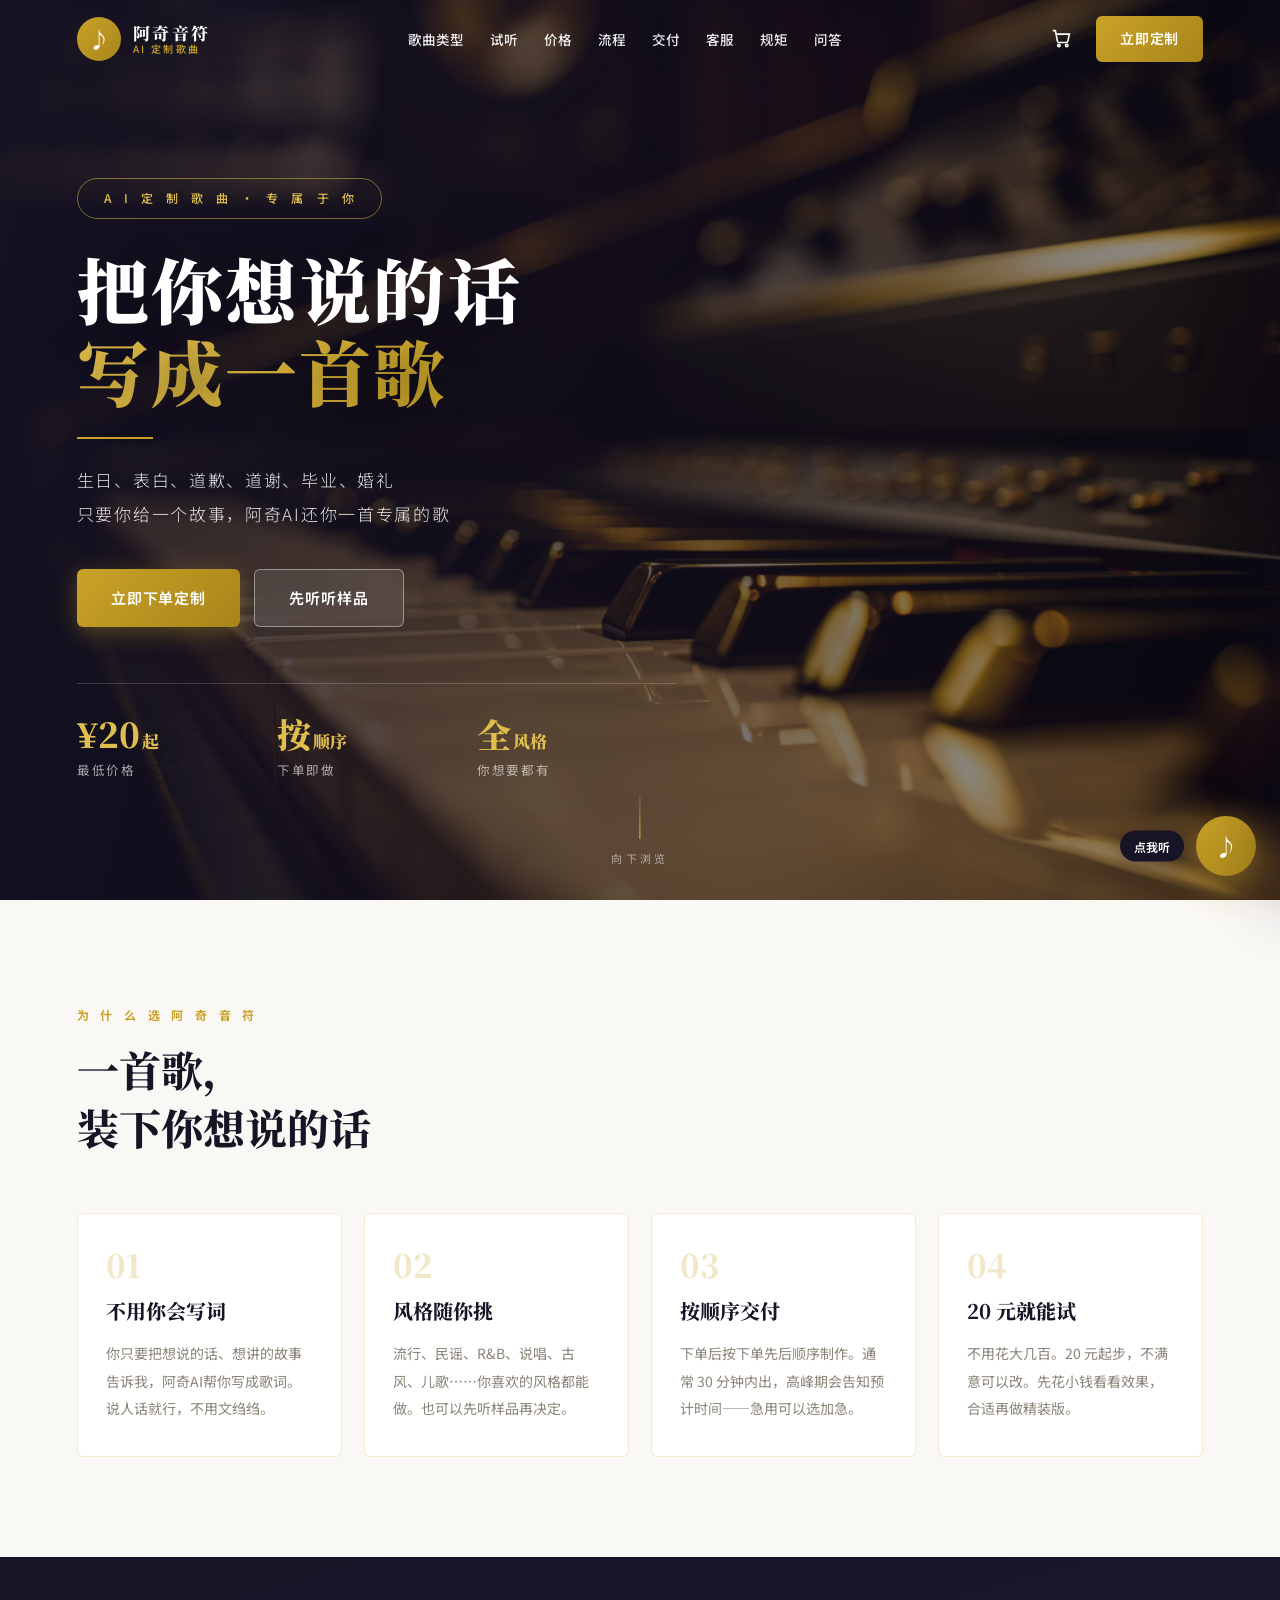
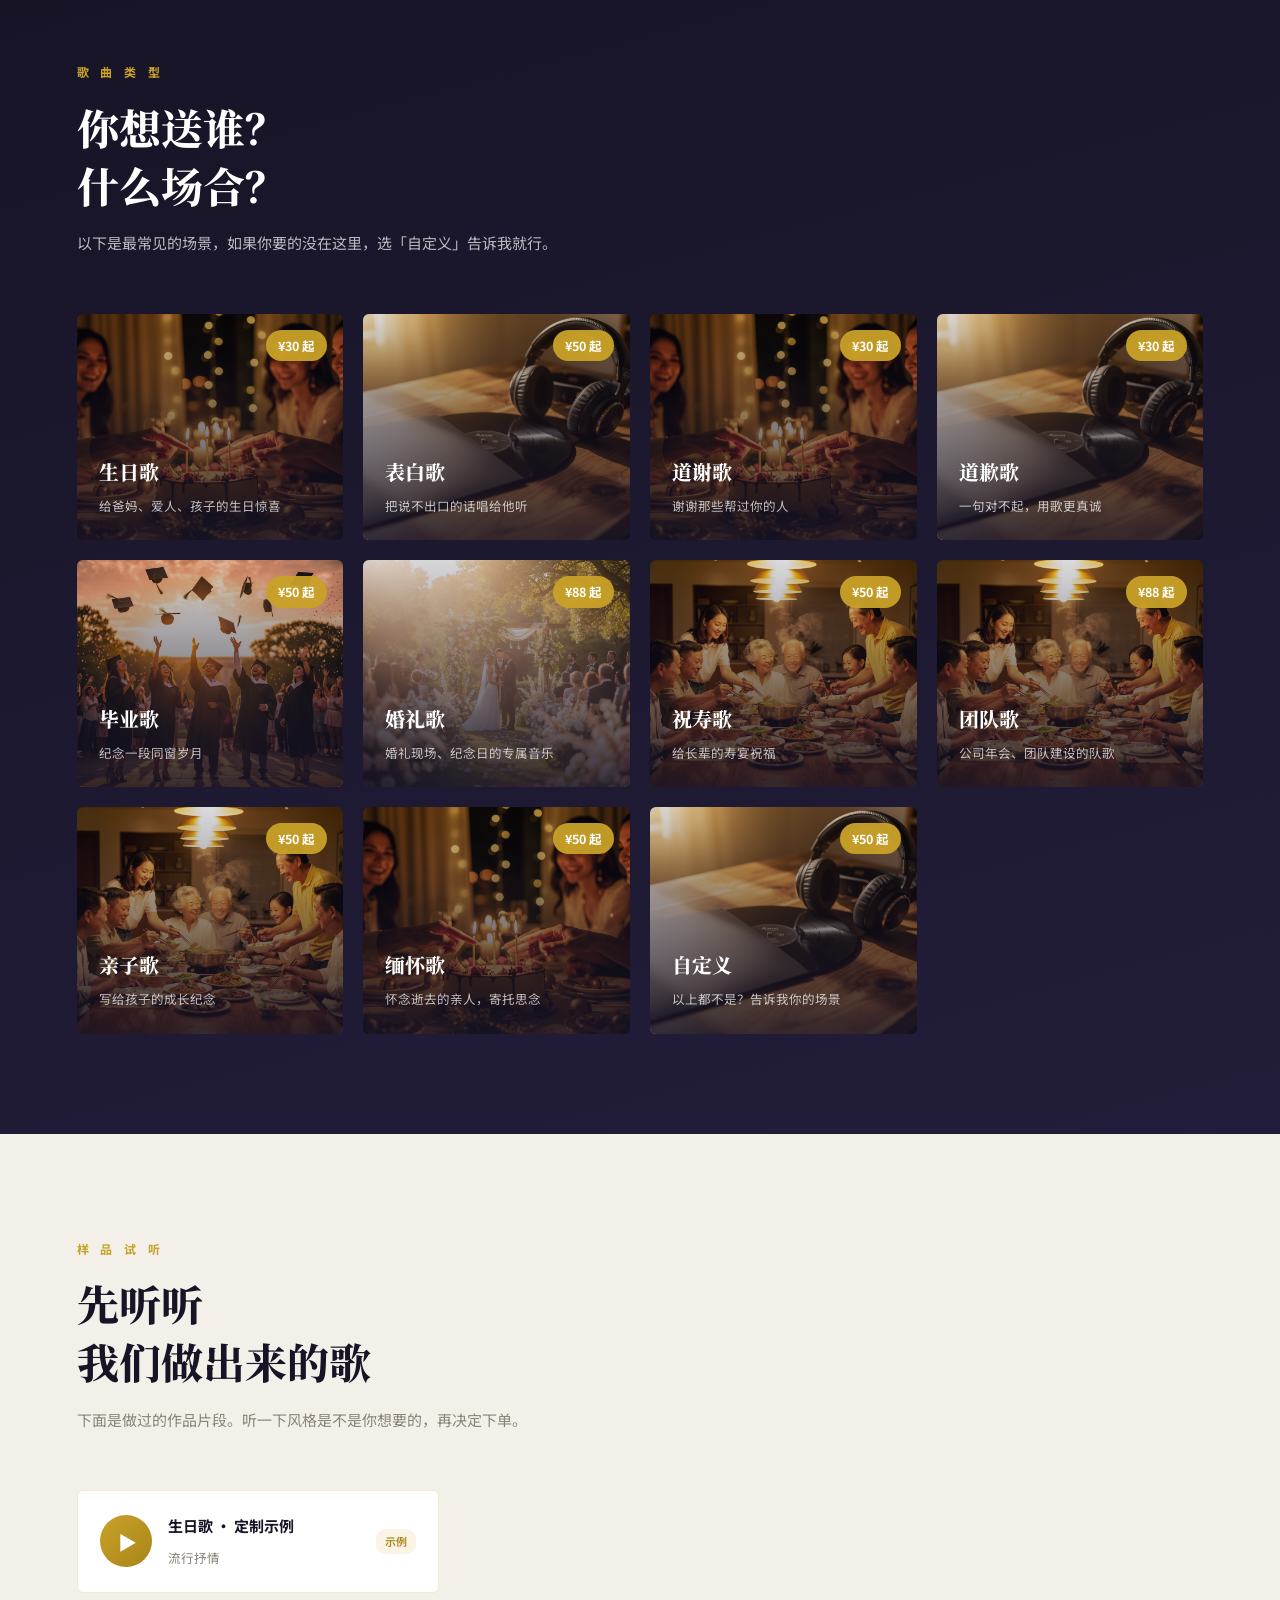
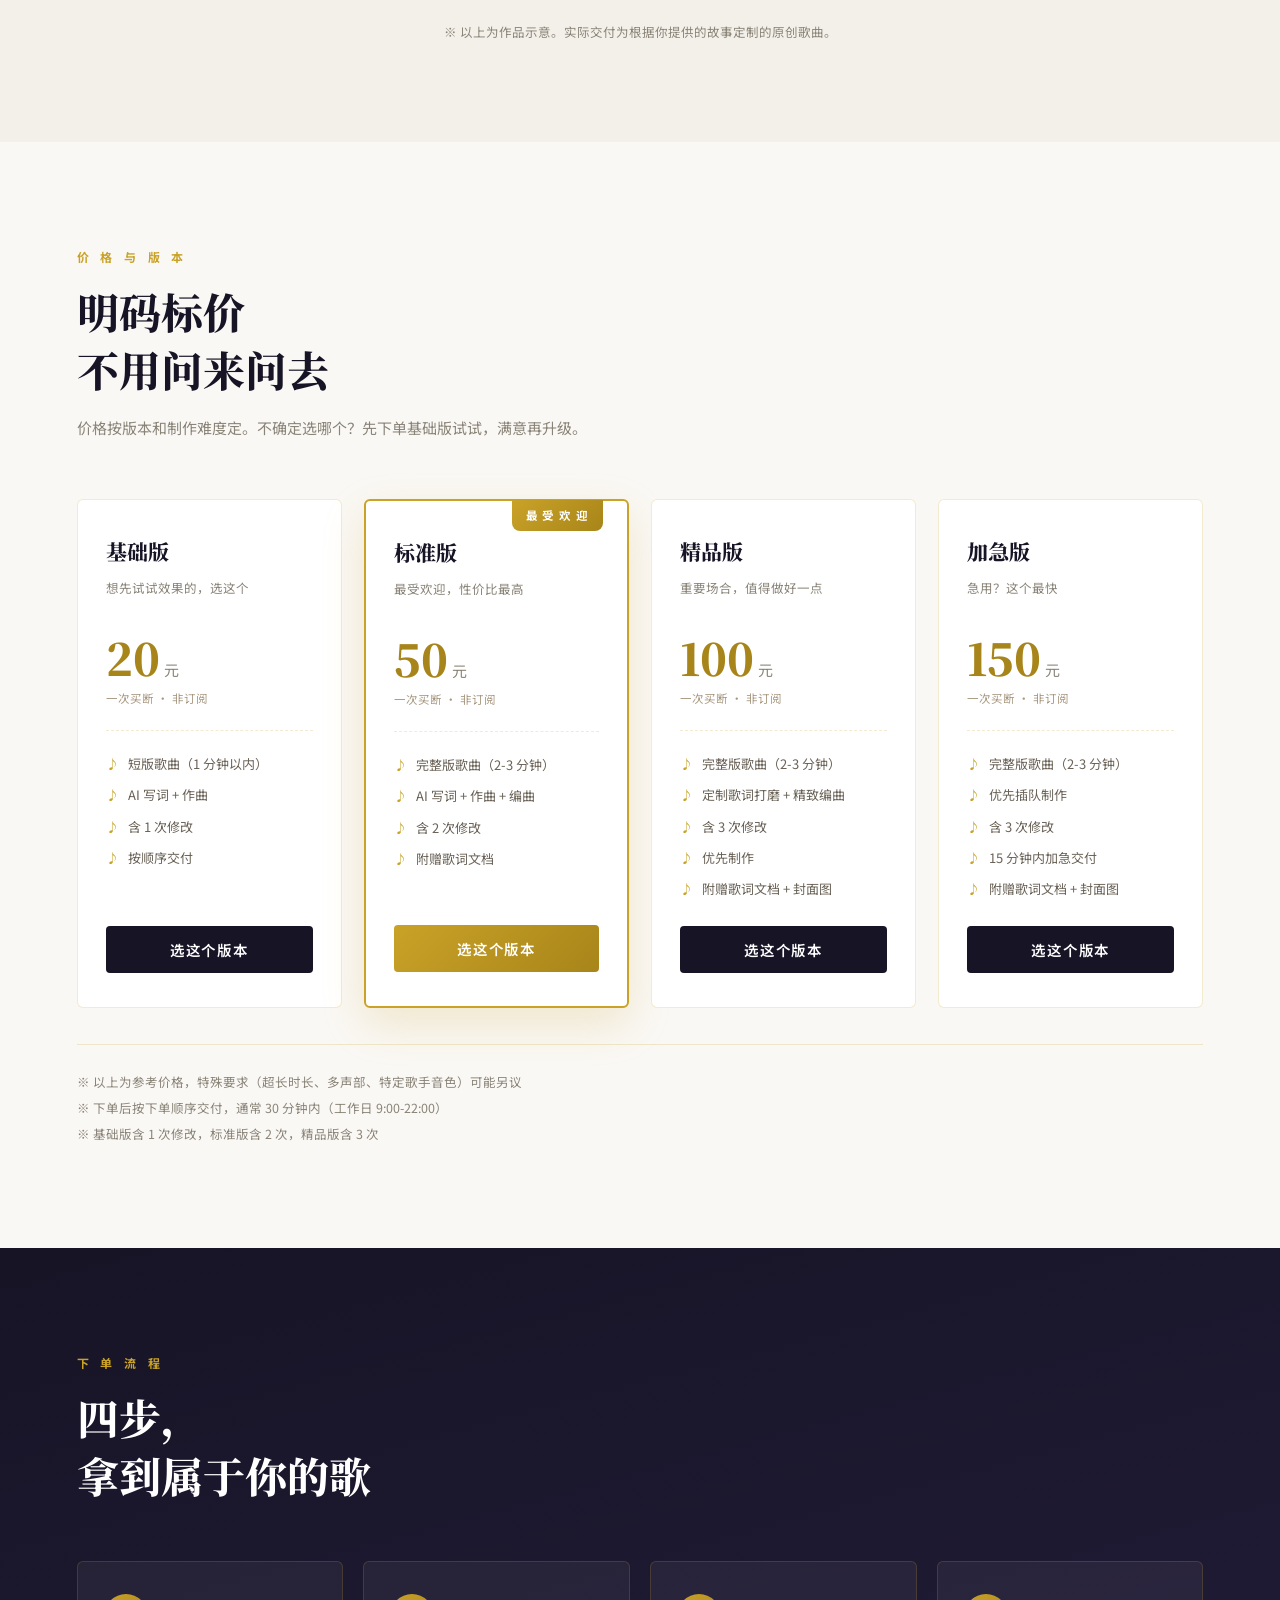
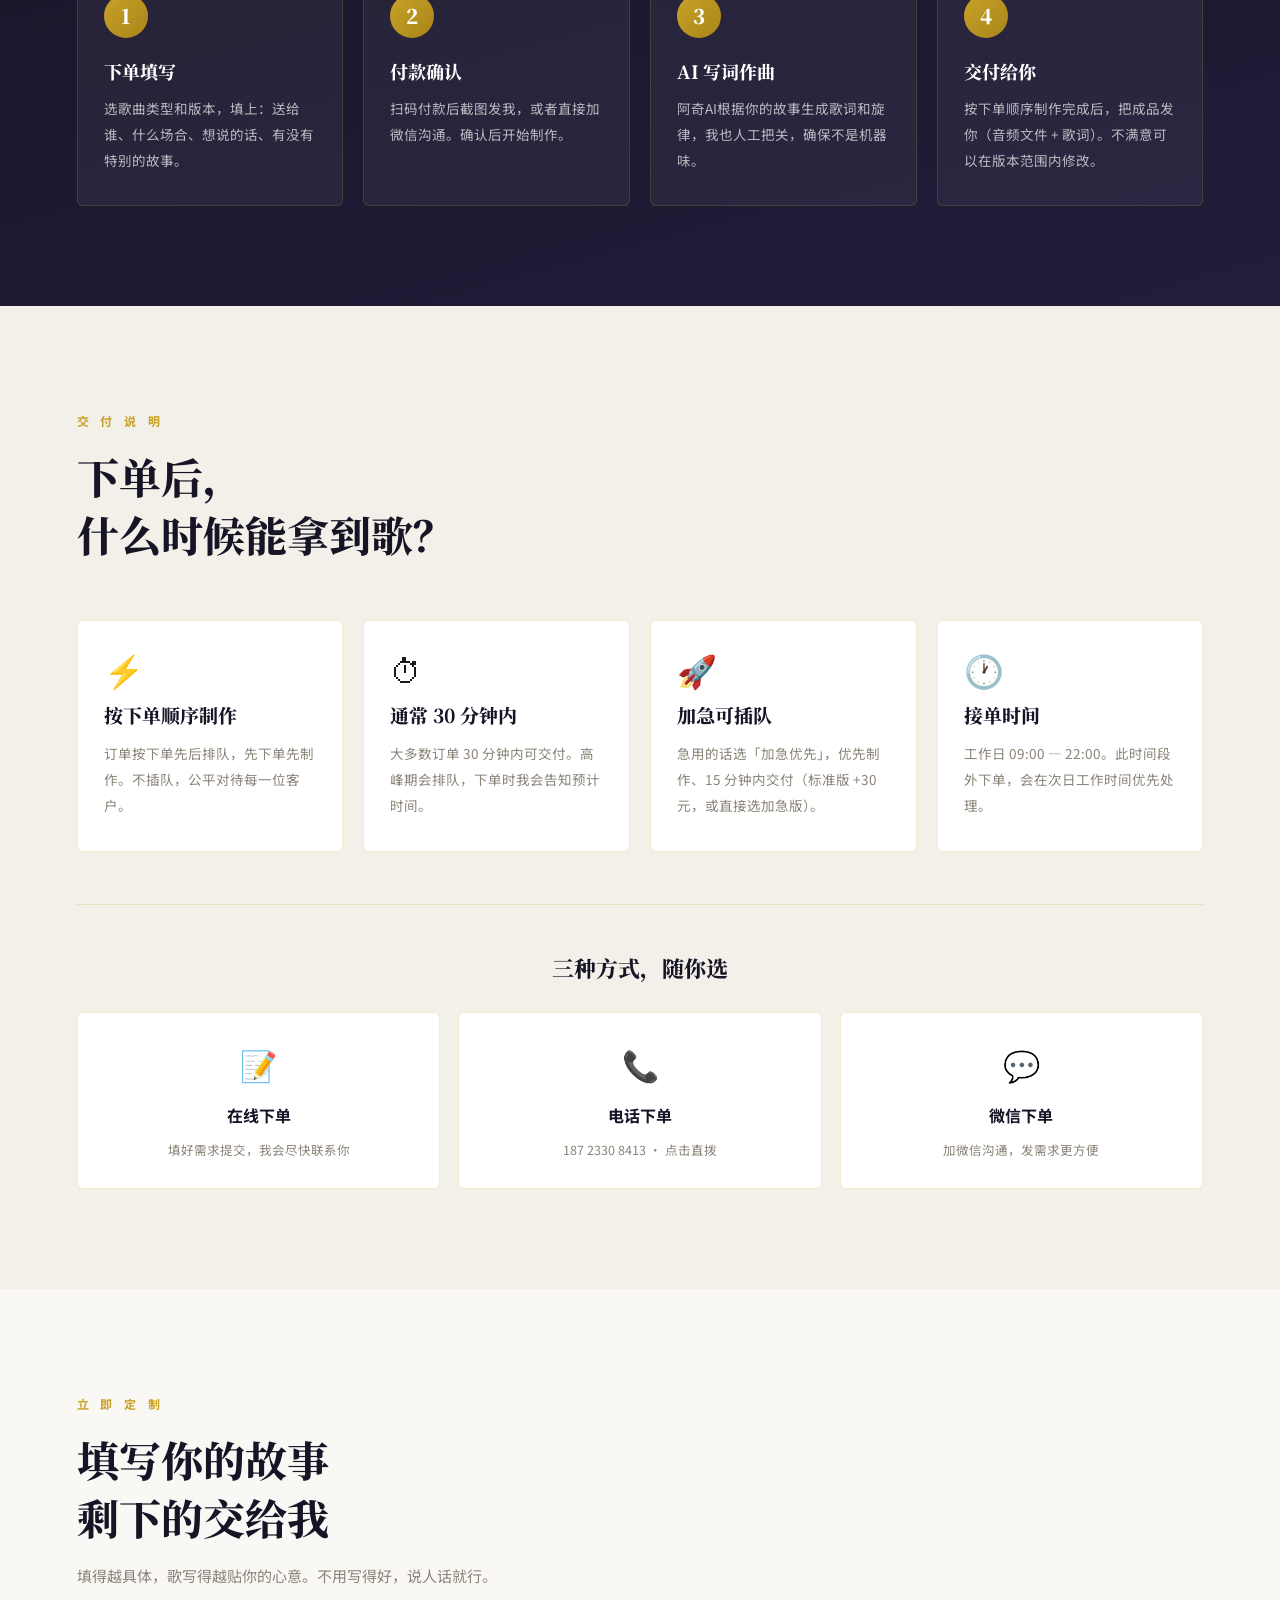
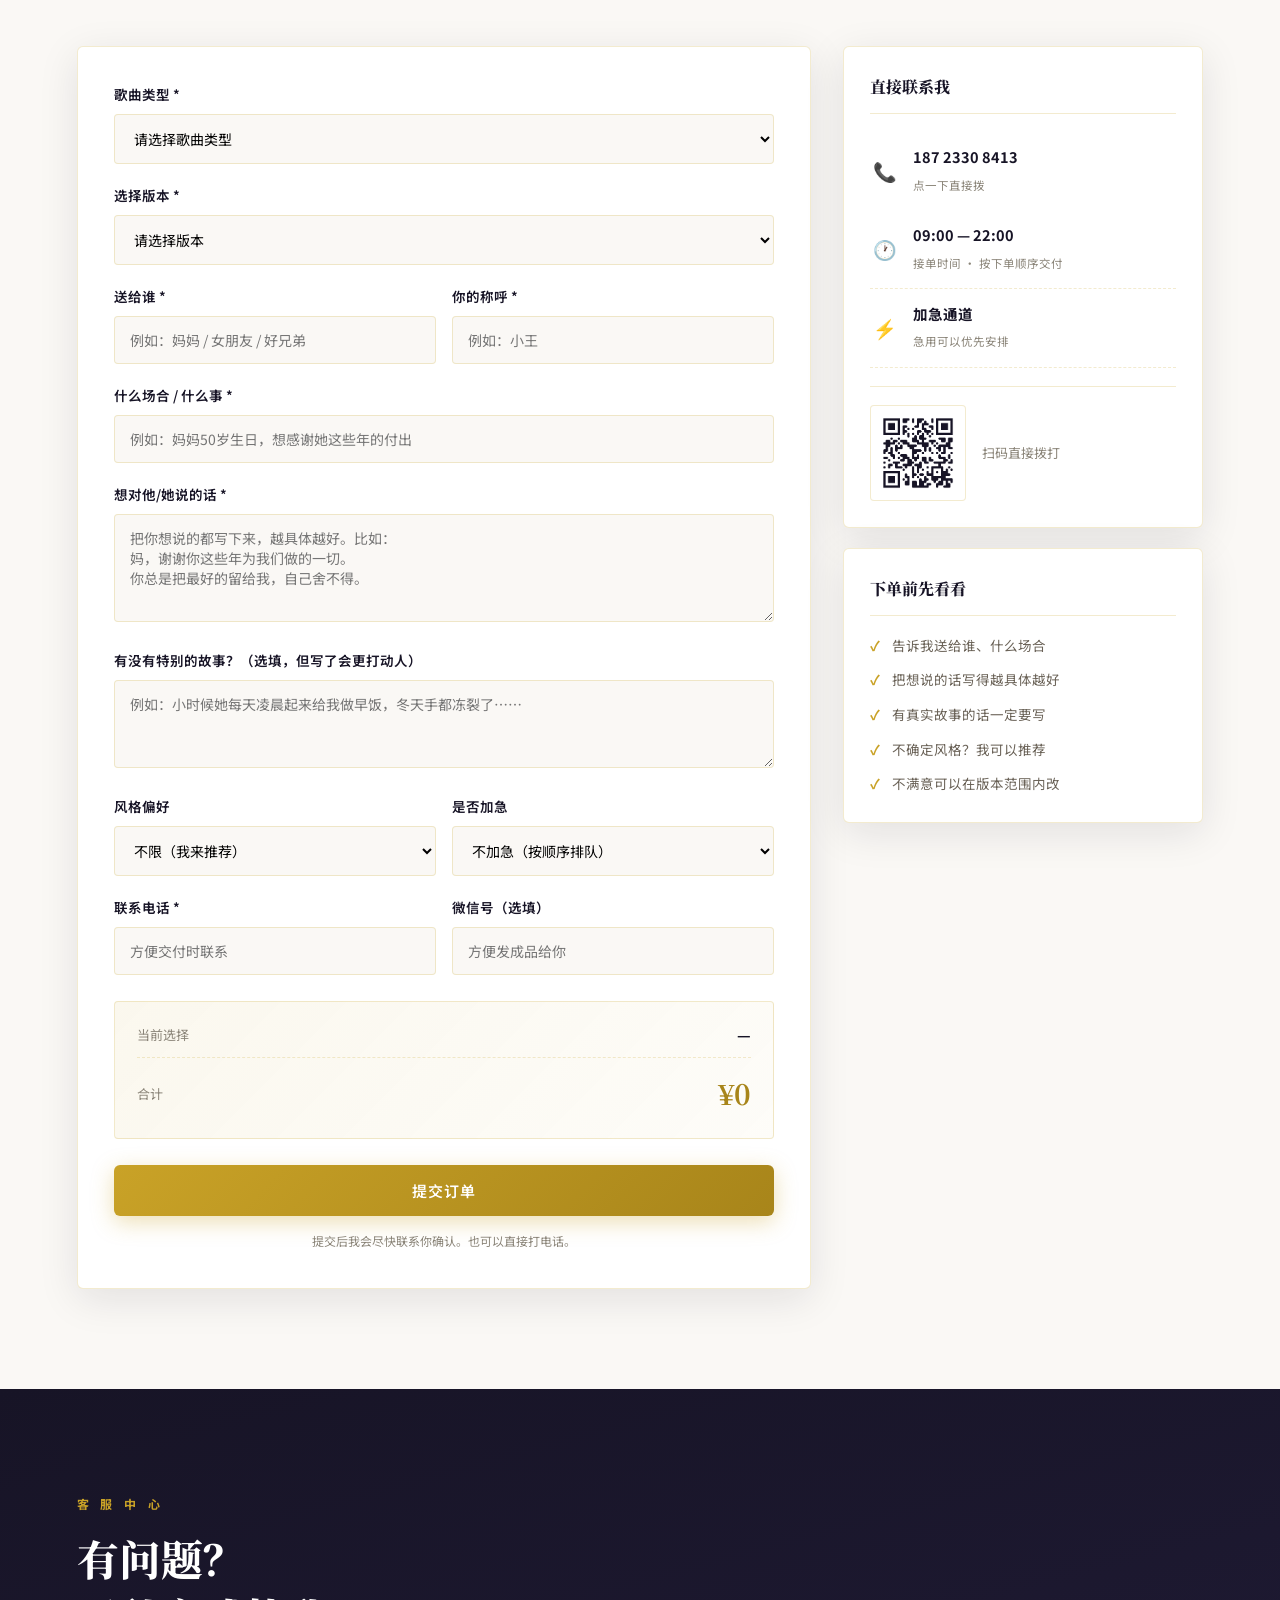
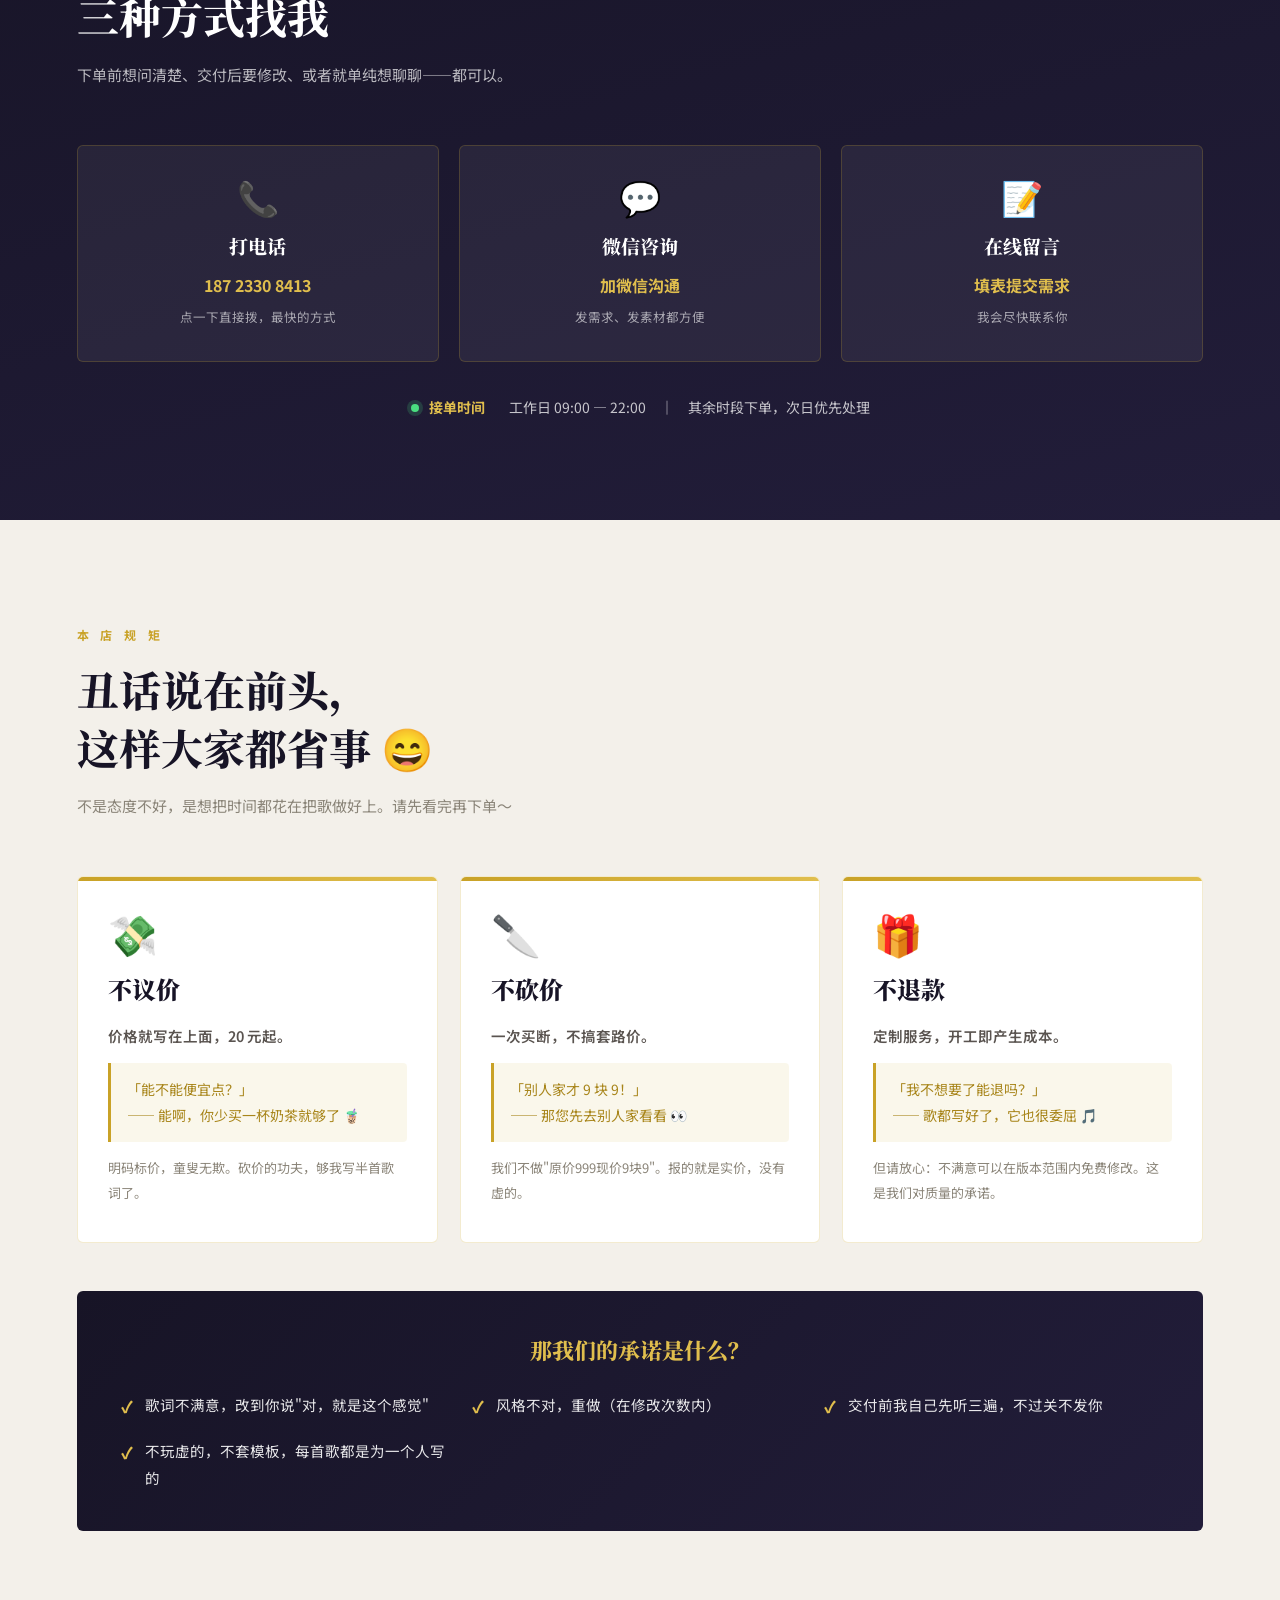
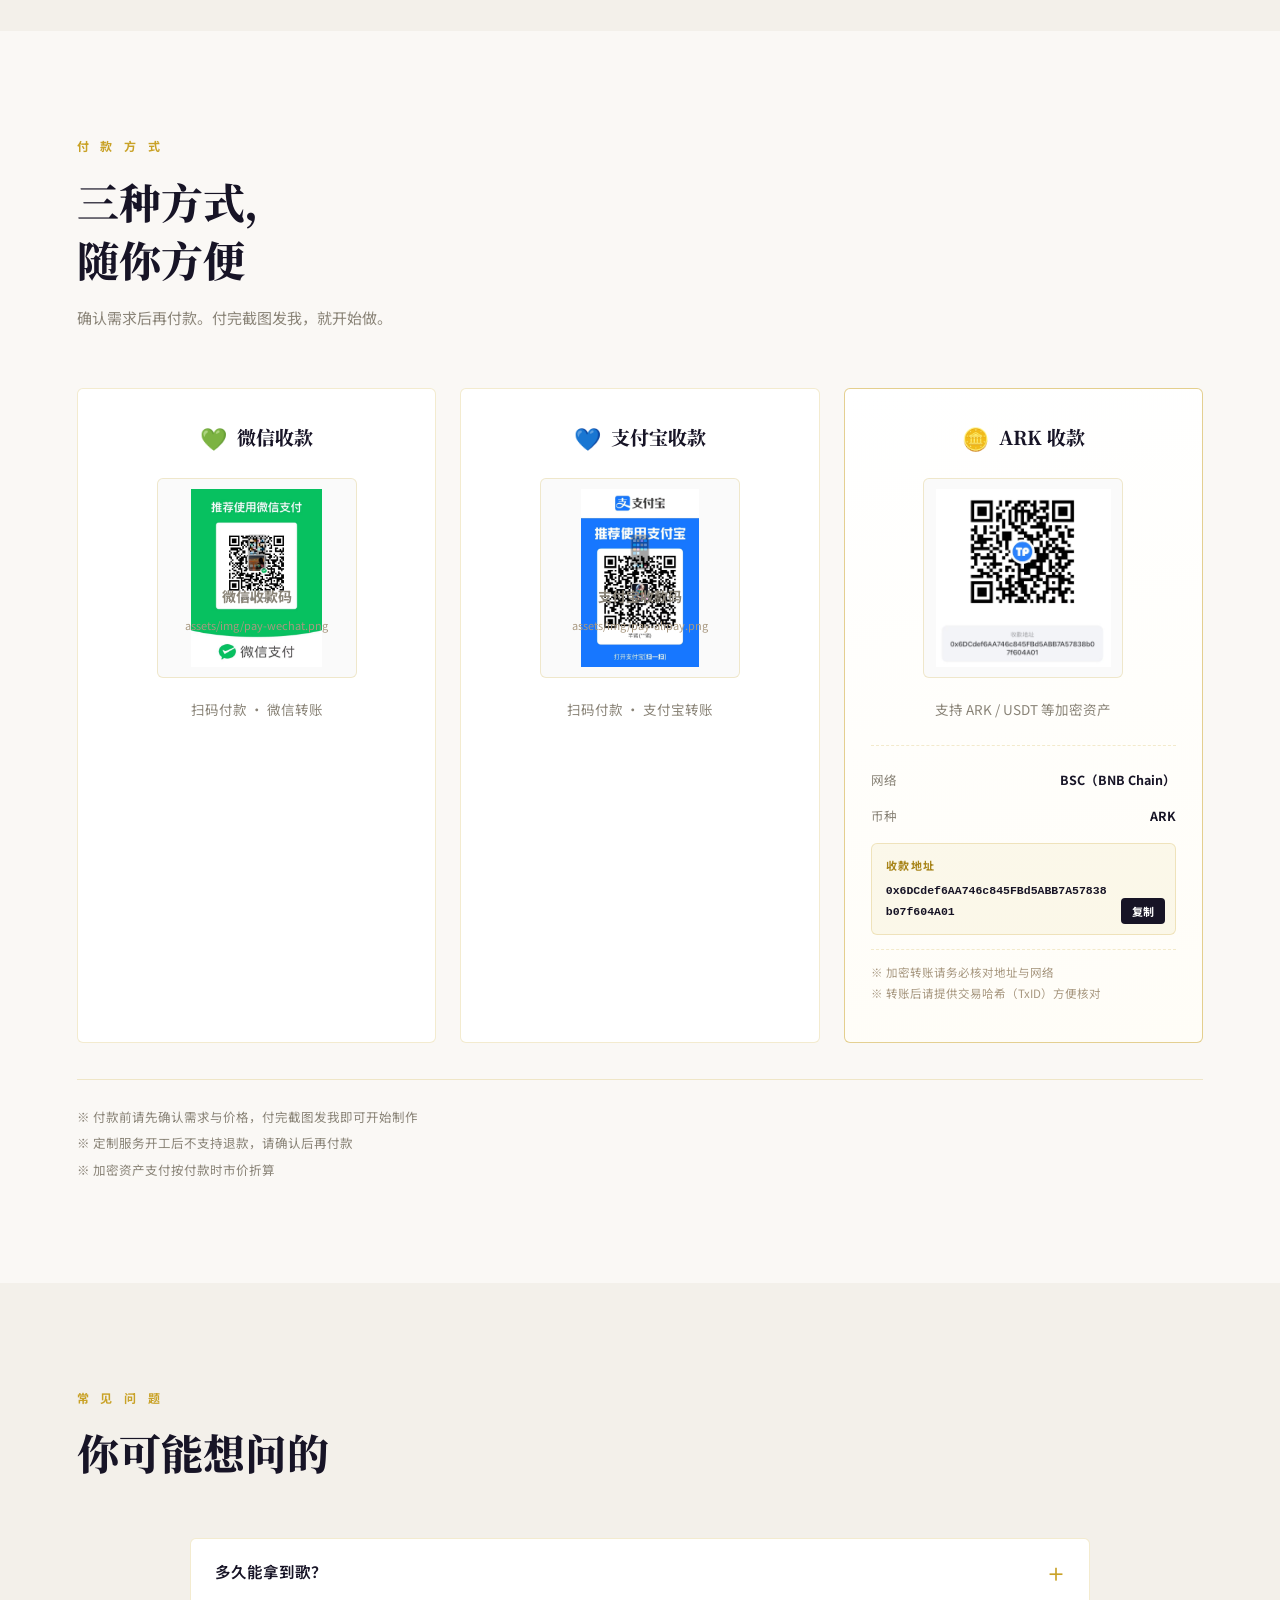
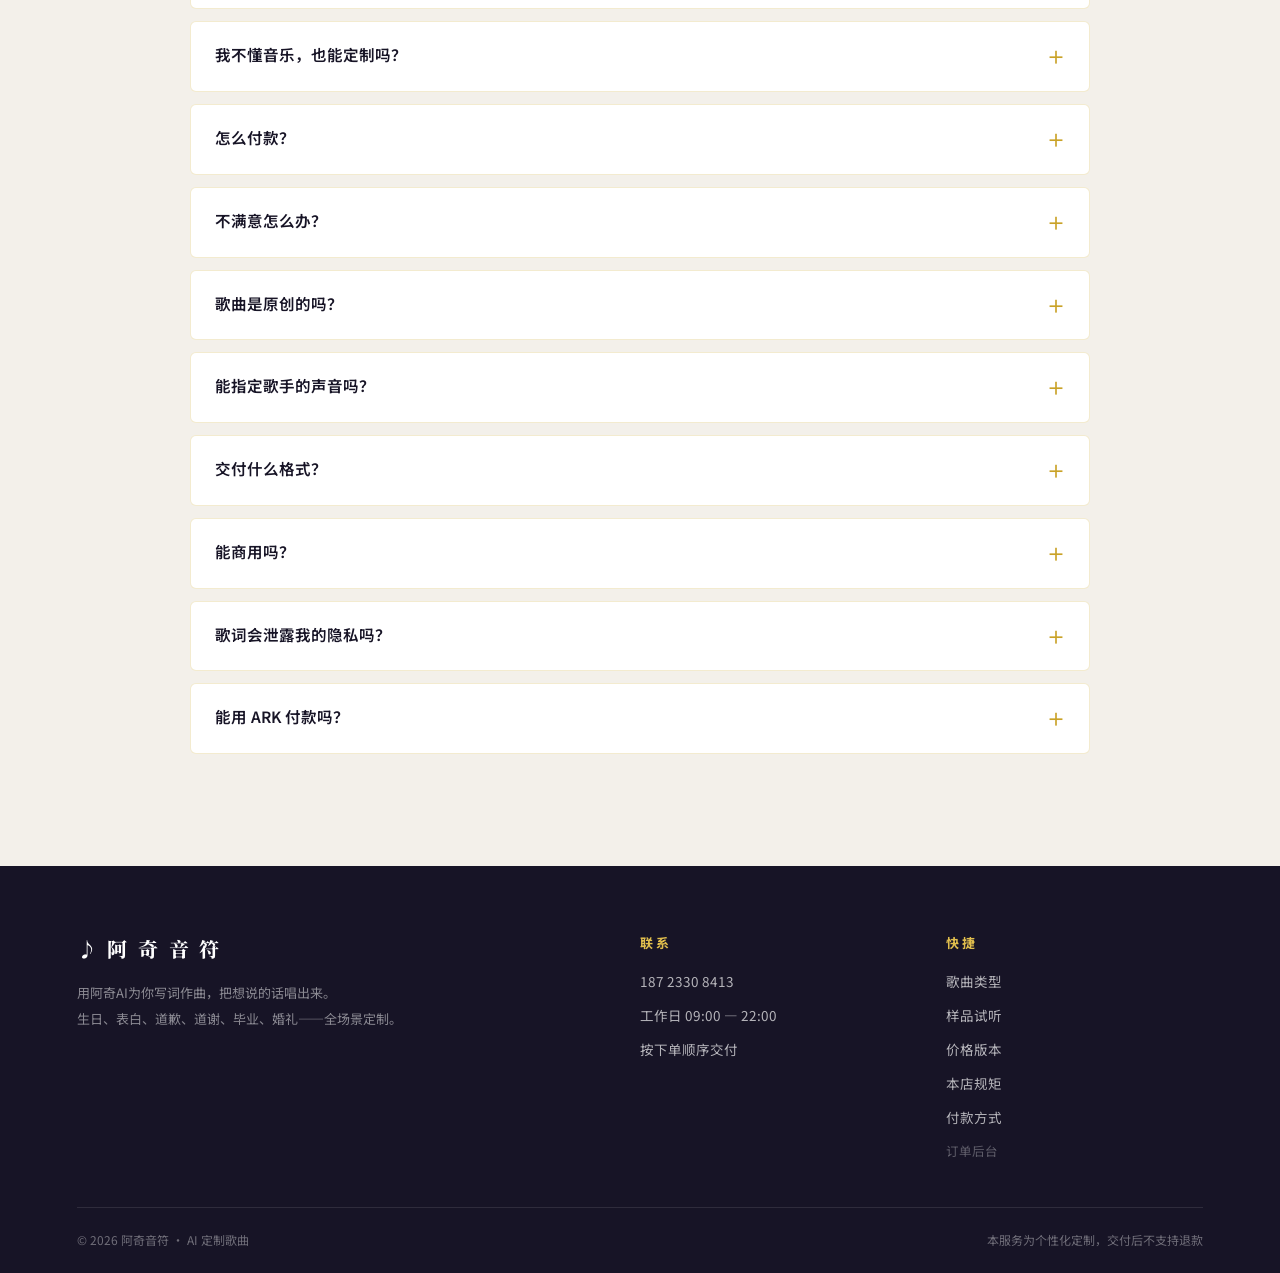
<file: index.html>
<!DOCTYPE html>
<html lang="zh-CN">
<head>
<meta charset="UTF-8">
<meta name="viewport" content="width=device-width, initial-scale=1.0">
<title>阿奇音符 · AI 定制歌曲 | 把你想说的话写成一首歌</title>
<meta name="description" content="用阿奇AI为你写词作曲，生日歌、表白歌、道歉歌、毕业歌、婚礼歌全风格定制。20元起，按下单顺序交付。">
<link rel="stylesheet" href="style.css">
<link rel="preconnect" href="https://fonts.googleapis.com">
<link rel="preconnect" href="https://fonts.gstatic.com" crossorigin="">
<link href="https://fonts.googleapis.com/css2?family=Noto+Serif+SC:wght@400;600;700;900&amp;family=Noto+Sans+SC:wght@300;400;500;700;900&amp;display=swap" rel="stylesheet">
</head>
<body>

<header class="nav" id="nav">
  <div class="nav-inner">
    <a href="#top" class="logo">
      <span class="logo-mark">♪</span>
      <span class="logo-text"><b>阿奇音符</b><i>AI 定制歌曲</i></span>
    </a>
    <nav class="nav-links">
      <a href="#styles">歌曲类型</a>
      <a href="#listen">试听</a>
      <a href="#price">价格</a>
      <a href="#flow">流程</a>
      <a href="#delivery">交付</a>
      <a href="#service">客服</a>
      <a href="#rules">规矩</a>
      <a href="#faq">问答</a>
    </nav>
    <div class="nav-acts">
      <button class="cart-btn" id="cartBtn" aria-label="购物车">
        <svg viewbox="0 0 24 24" fill="none" stroke="currentColor" stroke-width="1.8"><circle cx="9" cy="20" r="1.4"/><circle cx="18" cy="20" r="1.4"/><path d="M2 3h3l2.4 12.2a1.6 1.6 0 0 0 1.6 1.3h8.6a1.6 1.6 0 0 0 1.6-1.3L21 7H6"/></svg>
        <span class="cart-count" id="cartCount">0</span>
      </button>
      <a href="#order" class="btn-call">立即定制</a>
    </div>
  </div>
</header>

<section class="hero" id="top">
  <div class="hero-bg"><img src="assets/img/hero.png" alt="音乐制作"><div class="hero-mask"></div></div>
  <div class="hero-inner">
    <span class="hero-tag">A I 定 制 歌 曲 · 专 属 于 你</span>
    <h1 class="hero-h1">把你想说的话<br><em>写成一首歌</em></h1>
    <div class="hero-rule"></div>
    <p class="hero-p">生日、表白、道歉、道谢、毕业、婚礼<br>只要你给一个故事，阿奇AI还你一首专属的歌</p>
    <div class="hero-btns">
      <a href="#order" class="btn btn-gold">立即下单定制</a>
      <a href="#listen" class="btn btn-ghost">先听听样品</a>
    </div>
    <div class="hero-stats">
      <div><b>¥20<span>起</span></b><i>最低价格</i></div>
      <div><b>按<span>顺序</span></b><i>下单即做</i></div>
      <div><b>全<span>风格</span></b><i>你想要都有</i></div>
    </div>
  </div>
  <div class="scroll-hint"><span></span>向下浏览</div>
</section>

<section class="sec">
  <div class="sec-head">
    <span class="sec-label">为 什 么 选 阿 奇 音 符</span>
    <h2 class="sec-h2">一首歌，<br>装下你想说的话</h2>
  </div>
  <div class="why-grid">
    <div class="why-card"><div class="why-num">01</div><h3>不用你会写词</h3>
      <p>你只要把想说的话、想讲的故事告诉我，阿奇AI帮你写成歌词。说人话就行，不用文绉绉。</p></div>
    <div class="why-card"><div class="why-num">02</div><h3>风格随你挑</h3>
      <p>流行、民谣、R&B、说唱、古风、儿歌……你喜欢的风格都能做。也可以先听样品再决定。</p></div>
    <div class="why-card"><div class="why-num">03</div><h3>按顺序交付</h3>
      <p>下单后按下单先后顺序制作。通常 30 分钟内出，高峰期会告知预计时间——急用可以选加急。</p></div>
    <div class="why-card"><div class="why-num">04</div><h3>20 元就能试</h3>
      <p>不用花大几百。20 元起步，不满意可以改。先花小钱看看效果，合适再做精装版。</p></div>
  </div>
</section>

<section class="sec sec-dark" id="styles">
  <div class="sec-head light">
    <span class="sec-label">歌 曲 类 型</span>
    <h2 class="sec-h2">你想送谁？<br>什么场合？</h2>
    <p class="sec-p">以下是最常见的场景，如果你要的没在这里，选「自定义」告诉我就行。</p>
  </div>
  <div class="style-grid" id="styleGrid"></div>
</section>

<section class="sec sec-warm" id="listen">
  <div class="sec-head">
    <span class="sec-label">样 品 试 听</span>
    <h2 class="sec-h2">先听听<br>我们做出来的歌</h2>
    <p class="sec-p">下面是做过的作品片段。听一下风格是不是你想要的，再决定下单。</p>
  </div>
  <div class="listen-grid" id="listenGrid"></div>
  <p class="listen-note">※ 以上为作品示意。实际交付为根据你提供的故事定制的原创歌曲。</p>
</section>

<section class="sec" id="price">
  <div class="sec-head">
    <span class="sec-label">价 格 与 版 本</span>
    <h2 class="sec-h2">明码标价<br>不用问来问去</h2>
    <p class="sec-p">价格按版本和制作难度定。不确定选哪个？先下单基础版试试，满意再升级。</p>
  </div>
  <div class="price-grid" id="priceGrid"></div>
  <p class="price-note">
    ※ 以上为参考价格，特殊要求（超长时长、多声部、特定歌手音色）可能另议<br>
    ※ 下单后按下单顺序交付，通常 30 分钟内（工作日 9:00-22:00）<br>
    ※ 基础版含 1 次修改，标准版含 2 次，精品版含 3 次
  </p>
</section>

<section class="sec sec-dark" id="flow">
  <div class="sec-head light">
    <span class="sec-label">下 单 流 程</span>
    <h2 class="sec-h2">四步，<br>拿到属于你的歌</h2>
  </div>
  <div class="flow-grid">
    <div class="flow-step"><div class="fs-num">1</div><h3>下单填写</h3>
      <p>选歌曲类型和版本，填上：送给谁、什么场合、想说的话、有没有特别的故事。</p></div>
    <div class="flow-step"><div class="fs-num">2</div><h3>付款确认</h3>
      <p>扫码付款后截图发我，或者直接加微信沟通。确认后开始制作。</p></div>
    <div class="flow-step"><div class="fs-num">3</div><h3>AI 写词作曲</h3>
      <p>阿奇AI根据你的故事生成歌词和旋律，我也人工把关，确保不是机器味。</p></div>
    <div class="flow-step"><div class="fs-num">4</div><h3>交付给你</h3>
      <p>按下单顺序制作完成后，把成品发你（音频文件 + 歌词）。不满意可以在版本范围内修改。</p></div>
  </div>
</section>

<section class="sec sec-warm" id="delivery">
  <div class="sec-head">
    <span class="sec-label">交 付 说 明</span>
    <h2 class="sec-h2">下单后，<br>什么时候能拿到歌？</h2>
  </div>
  <div class="deliver-grid">
    <div class="deliver-card"><div class="dc-icon">⚡</div><h3>按下单顺序制作</h3>
      <p>订单按下单先后排队，先下单先制作。不插队，公平对待每一位客户。</p></div>
    <div class="deliver-card"><div class="dc-icon">⏱</div><h3>通常 30 分钟内</h3>
      <p>大多数订单 30 分钟内可交付。高峰期会排队，下单时我会告知预计时间。</p></div>
    <div class="deliver-card"><div class="dc-icon">🚀</div><h3>加急可插队</h3>
      <p>急用的话选「加急优先」，优先制作、15 分钟内交付（标准版 +30 元，或直接选加急版）。</p></div>
    <div class="deliver-card"><div class="dc-icon">🕐</div><h3>接单时间</h3>
      <p>工作日 09:00 — 22:00。此时间段外下单，会在次日工作时间优先处理。</p></div>
  </div>
  <div class="contact-ways">
    <h3>三种方式，随你选</h3>
    <div class="cw-grid">
      <a class="cw-card" href="#order"><span class="cw-icon">📝</span><b>在线下单</b><i>填好需求提交，我会尽快联系你</i></a>
      <a class="cw-card" href="tel:18723308413"><span class="cw-icon">📞</span><b>电话下单</b><i>187 2330 8413 · 点击直拨</i></a>
      <div class="cw-card"><span class="cw-icon">💬</span><b>微信下单</b><i>加微信沟通，发需求更方便</i></div>
    </div>
  </div>
</section>

<section class="sec" id="order">
  <div class="sec-head">
    <span class="sec-label">立 即 定 制</span>
    <h2 class="sec-h2">填写你的故事<br>剩下的交给我</h2>
    <p class="sec-p">填得越具体，歌写得越贴你的心意。不用写得好，说人话就行。</p>
  </div>
  <div class="order-wrap">
    <form class="order-form" id="orderForm">
      <div class="of-row"><label>歌曲类型 *</label><select id="fType" required=""></select></div>
      <div class="of-row"><label>选择版本 *</label><select id="fPlan" required=""></select></div>
      <div class="of-row half">
        <div><label>送给谁 *</label><input type="text" id="fTo" placeholder="例如：妈妈 / 女朋友 / 好兄弟" required=""></div>
        <div><label>你的称呼 *</label><input type="text" id="fFrom" placeholder="例如：小王" required=""></div>
      </div>
      <div class="of-row"><label>什么场合 / 什么事 *</label>
        <input type="text" id="fScene" placeholder="例如：妈妈50岁生日，想感谢她这些年的付出" required=""></div>
      <div class="of-row"><label>想对他/她说的话 *</label>
        <textarea id="fWords" rows="4" placeholder="把你想说的都写下来，越具体越好。比如：
妈，谢谢你这些年为我们做的一切。
你总是把最好的留给我，自己舍不得。" required=""></textarea></div>
      <div class="of-row"><label>有没有特别的故事？（选填，但写了会更打动人）</label>
        <textarea id="fStory" rows="3" placeholder="例如：小时候她每天凌晨起来给我做早饭，冬天手都冻裂了……"></textarea></div>
      <div class="of-row half">
        <div><label>风格偏好</label><select id="fStyle"></select></div>
        <div><label>是否加急</label>
          <select id="fRush">
            <option value="">不加急（按顺序排队）</option>
            <option value="加急">加急优先（+30元）</option>
          </select></div>
      </div>
      <div class="of-row half">
        <div><label>联系电话 *</label><input type="tel" id="fPhone" placeholder="方便交付时联系" required=""></div>
        <div><label>微信号（选填）</label><input type="text" id="fWx" placeholder="方便发成品给你"></div>
      </div>
      <div class="of-summary">
        <div><span>当前选择</span><b id="sumText">—</b></div>
        <div class="of-total"><span>合计</span><b id="sumPrice">¥0</b></div>
      </div>
      <button type="submit" class="btn btn-gold btn-full">提交订单</button>
      <p class="of-tip">提交后我会尽快联系你确认。也可以直接打电话。</p>
    </form>
    <aside class="order-side">
      <div class="os-card">
        <h3>直接联系我</h3>
        <a class="os-row" href="tel:18723308413"><span class="os-icon">📞</span><div><b>187 2330 8413</b><i>点一下直接拨</i></div></a>
        <div class="os-row"><span class="os-icon">🕐</span><div><b>09:00 — 22:00</b><i>接单时间 · 按下单顺序交付</i></div></div>
        <div class="os-row"><span class="os-icon">⚡</span><div><b>加急通道</b><i>急用可以优先安排</i></div></div>
        <div class="os-qr"><img src="assets/img/qr_tel.png" alt="扫码拨号"><span>扫码直接拨打</span></div>
      </div>
      <div class="os-card">
        <h3>下单前先看看</h3>
        <ul class="os-list">
          <li>告诉我送给谁、什么场合</li>
          <li>把想说的话写得越具体越好</li>
          <li>有真实故事的话一定要写</li>
          <li>不确定风格？我可以推荐</li>
          <li>不满意可以在版本范围内改</li>
        </ul>
      </div>
    </aside>
  </div>
</section>

<section class="sec sec-dark" id="service">
  <div class="sec-head light">
    <span class="sec-label">客 服 中 心</span>
    <h2 class="sec-h2">有问题？<br>三种方式找我</h2>
    <p class="sec-p">下单前想问清楚、交付后要修改、或者就单纯想聊聊——都可以。</p>
  </div>
  <div class="service-grid">
    <a class="service-card" href="tel:18723308413"><div class="sc-icon">📞</div><h3>打电话</h3>
      <p class="sc-main">187 2330 8413</p><p class="sc-sub">点一下直接拨，最快的方式</p></a>
    <a class="service-card" href="#order"><div class="sc-icon">💬</div><h3>微信咨询</h3>
      <p class="sc-main">加微信沟通</p><p class="sc-sub">发需求、发素材都方便</p></a>
    <a class="service-card" href="#order"><div class="sc-icon">📝</div><h3>在线留言</h3>
      <p class="sc-main">填表提交需求</p><p class="sc-sub">我会尽快联系你</p></a>
  </div>
  <div class="service-hours">
    <span class="sh-dot"></span><b>接单时间</b>　工作日 09:00 — 22:00　｜　其余时段下单，次日优先处理
  </div>
</section>

<section class="sec sec-warm" id="rules">
  <div class="sec-head">
    <span class="sec-label">本 店 规 矩</span>
    <h2 class="sec-h2">丑话说在前头，<br>这样大家都省事 😄</h2>
    <p class="sec-p">不是态度不好，是想把时间都花在把歌做好上。请先看完再下单～</p>
  </div>
  <div class="rule-grid">
    <div class="rule-card"><div class="rc-emoji">💸</div><h3>不议价</h3>
      <p class="rc-line">价格就写在上面，20 元起。</p>
      <p class="rc-joke">「能不能便宜点？」<br>—— 能啊，你少买一杯奶茶就够了 🧋</p>
      <p class="rc-note">明码标价，童叟无欺。砍价的功夫，够我写半首歌词了。</p></div>
    <div class="rule-card"><div class="rc-emoji">🔪</div><h3>不砍价</h3>
      <p class="rc-line">一次买断，不搞套路价。</p>
      <p class="rc-joke">「别人家才 9 块 9！」<br>—— 那您先去别人家看看 👀</p>
      <p class="rc-note">我们不做"原价999现价9块9"。报的就是实价，没有虚的。</p></div>
    <div class="rule-card"><div class="rc-emoji">🎁</div><h3>不退款</h3>
      <p class="rc-line">定制服务，开工即产生成本。</p>
      <p class="rc-joke">「我不想要了能退吗？」<br>—— 歌都写好了，它也很委屈 🎵</p>
      <p class="rc-note">但请放心：不满意可以在版本范围内免费修改。这是我们对质量的承诺。</p></div>
  </div>
  <div class="rule-promise">
    <h3>那我们的承诺是什么？</h3>
    <div class="rp-list">
      <div class="rp-item"><span>✓</span>歌词不满意，改到你说"对，就是这个感觉"</div>
      <div class="rp-item"><span>✓</span>风格不对，重做（在修改次数内）</div>
      <div class="rp-item"><span>✓</span>交付前我自己先听三遍，不过关不发你</div>
      <div class="rp-item"><span>✓</span>不玩虚的，不套模板，每首歌都是为一个人写的</div>
    </div>
  </div>
</section>

<section class="sec" id="payment">
  <div class="sec-head">
    <span class="sec-label">付 款 方 式</span>
    <h2 class="sec-h2">三种方式，<br>随你方便</h2>
    <p class="sec-p">确认需求后再付款。付完截图发我，就开始做。</p>
  </div>
  <div class="pay-grid">
    <div class="pay-card">
      <div class="pay-head"><span class="pay-icon">💚</span><b>微信收款</b></div>
      <div class="pay-qr-wrap">
        <img src="assets/img/pay-wechat.png" alt="微信收款码">
        <div class="pay-ph"><span>📱</span><b>微信收款码</b><i>assets/img/pay-wechat.png</i></div>
      </div>
      <p class="pay-tip">扫码付款 · 微信转账</p>
    </div>
    <div class="pay-card">
      <div class="pay-head"><span class="pay-icon">💙</span><b>支付宝收款</b></div>
      <div class="pay-qr-wrap">
        <img src="assets/img/pay-alipay.png" alt="支付宝收款码">
        <div class="pay-ph"><span>📱</span><b>支付宝收款码</b><i>assets/img/pay-alipay.png</i></div>
      </div>
      <p class="pay-tip">扫码付款 · 支付宝转账</p>
    </div>
    <div class="pay-card ark-card" id="arkPayCard">
      <div class="pay-head"><span class="pay-icon">🪙</span><b>ARK 收款</b></div>
      <div class="pay-qr-wrap">
        <img src="assets/img/pay-ark.png" alt="ARK 收款码" id="arkQrImg">
        <div class="pay-ph" id="arkQrPh"><span>🪙</span><b>ARK 钱包收款码</b><i>assets/img/pay-ark.png</i></div>
      </div>
      <p class="pay-tip">支持 ARK / USDT 等加密资产</p>
      <div class="ark-info" id="arkInfo">
        <div class="ark-row"><span class="ark-label">网络</span><b id="arkChain">BSC（BNB Chain）</b></div>
        <div class="ark-row"><span class="ark-label">币种</span><b id="arkCoin">ARK</b></div>
        <div class="ark-addr-box">
          <div class="ark-addr-label">收款地址</div>
          <div class="ark-addr" id="arkAddr">加载中…</div>
          <button class="ark-copy" id="arkCopy" type="button">复制</button>
        </div>
        <div class="ark-rate" id="arkRate" style="display:none"><span>参考汇率</span><b id="arkRateText">—</b></div>
      </div>
      <p class="pay-tip ark-warn">
        ※ 加密转账请务必核对地址与网络<br>
        ※ 转账后请提供交易哈希（TxID）方便核对
      </p>
    </div>
  </div>
  <p class="pay-note">
    ※ 付款前请先确认需求与价格，付完截图发我即可开始制作<br>
    ※ 定制服务开工后不支持退款，请确认后再付款<br>
    ※ 加密资产支付按付款时市价折算
  </p>
</section>

<section class="sec sec-warm" id="faq">
  <div class="sec-head"><span class="sec-label">常 见 问 题</span><h2 class="sec-h2">你可能想问的</h2></div>
  <div class="faq-wrap" id="faqList"></div>
</section>

<footer class="footer">
  <div class="footer-main">
    <div>
      <div class="f-logo">♪ 阿 奇 音 符</div>
      <p class="f-desc">用阿奇AI为你写词作曲，把想说的话唱出来。<br>生日、表白、道歉、道谢、毕业、婚礼——全场景定制。</p>
    </div>
    <div class="f-col">
      <b>联系</b>
      <a href="tel:18723308413">187 2330 8413</a>
      <span>工作日 09:00 — 22:00</span>
      <span>按下单顺序交付</span>
    </div>
    <div class="f-col">
      <b>快捷</b>
      <a href="#styles">歌曲类型</a><a href="#listen">样品试听</a>
      <a href="#price">价格版本</a><a href="#rules">本店规矩</a>
      <a href="#payment">付款方式</a><a href="admin.html" class="admin-link">订单后台</a>
    </div>
  </div>
  <div class="f-bar">
    <span>© 2026 阿奇音符 · AI 定制歌曲</span>
    <span>本服务为个性化定制，交付后不支持退款</span>
  </div>
</footer>

<div class="drawer-mask" id="drawerMask"></div>
<aside class="drawer" id="cartDrawer">
  <div class="drawer-head"><b>我的定制清单</b><button class="drawer-close" id="drawerClose">✕</button></div>
  <div class="drawer-body" id="cartBody"></div>
  <div class="drawer-foot" id="cartFoot" style="display:none">
    <div class="cart-total"><span>合计</span><b id="cartTotal">¥0</b></div>
    <form class="order-form" id="quickForm">
      <input type="text" id="qcName" placeholder="你的称呼 *" required="">
      <input type="tel" id="qcPhone" placeholder="联系电话 *" required="">
      <textarea id="qcNote" rows="2" placeholder="简单说下要送给谁、什么场合"></textarea>
      <button type="submit" class="btn btn-gold btn-full">提交订单</button>
    </form>
  </div>
</aside>

<div class="modal-mask" id="modalMask">
  <div class="modal">
    <div class="modal-icon">✓</div>
    <h3>订单已提交</h3>
    <p class="modal-order">订单号：<b id="modalOrderNo">—</b></p>
    <p class="modal-p">我会尽快联系你确认细节。<br>也可以直接拨打：</p>
    <a href="tel:18723308413" class="btn btn-gold btn-full">187 2330 8413</a>
    <div class="modal-pay">
      <p>如需现在付款，可扫下方收款码</p>
      <div class="pay-qr-box"><img src="assets/img/pay-wechat.png" alt="收款码"></div>
    </div>
    <button class="modal-close" id="modalClose">关闭</button>
  </div>
</div>

<div class="bgm" id="bgm">
  <button class="bgm-toggle" id="bgmToggle" aria-label="背景音乐">
    <span class="bgm-note">♪</span>
    <span class="bgm-bars"><i></i><i></i><i></i><i></i></span>
    <span class="bgm-hint" id="bgmHint">点我听</span>
  </button>
  <div class="bgm-panel" id="bgmPanel">
    <div class="bgm-head"><b>背景音乐</b><button id="bgmClose" aria-label="收起">✕</button></div>
    <div class="bgm-now">
      <div class="bgm-disc" id="bgmDisc">♪</div>
      <div class="bgm-meta"><b id="bgmTitle">暂无音乐</b><i id="bgmState">请把 mp3 放入 assets/audio/</i></div>
    </div>
    <div class="bgm-progress">
      <span id="bgmCur">0:00</span>
      <div class="bgm-bar" id="bgmBar"><i id="bgmFill"></i></div>
      <span id="bgmDur">0:00</span>
    </div>
    <div class="bgm-ctrl">
      <button id="bgmPrev" aria-label="上一首">⏮</button>
      <button id="bgmPlay" class="bgm-play" aria-label="播放">▶</button>
      <button id="bgmNext" aria-label="下一首">⏭</button>
    </div>
    <div class="bgm-vol"><span>🔉</span><input type="range" id="bgmVol" min="0" max="100" value="45" aria-label="音量"></div>
    <div class="bgm-list" id="bgmList"></div>
  </div>
  <audio id="bgmAudio" preload="none"></audio>
</div>

<div class="toast" id="toast"></div>
<script src="config.js"></script>
<script src="app.js"></script>
<script type="module" src="https://static.cloudflareinsights.com/beacon.min.js/v4bc70e2c01a94c73b74392e4234840661791215815920" integrity="sha512-L0ha0OXavK/8okipN9F8BtP84dg9DUhPERbBXzwI6dgTA55d2+yweo3pn5CSFYs45/r8md2+xvUPtTdvTNRfjA==" data-cf-beacon='{"version":"2024.11.0","token":"f2489ebe01314da28c23ab168a907101","r":1,"spa":2}' crossorigin="anonymous"></script>
</body>
</html>
</file>
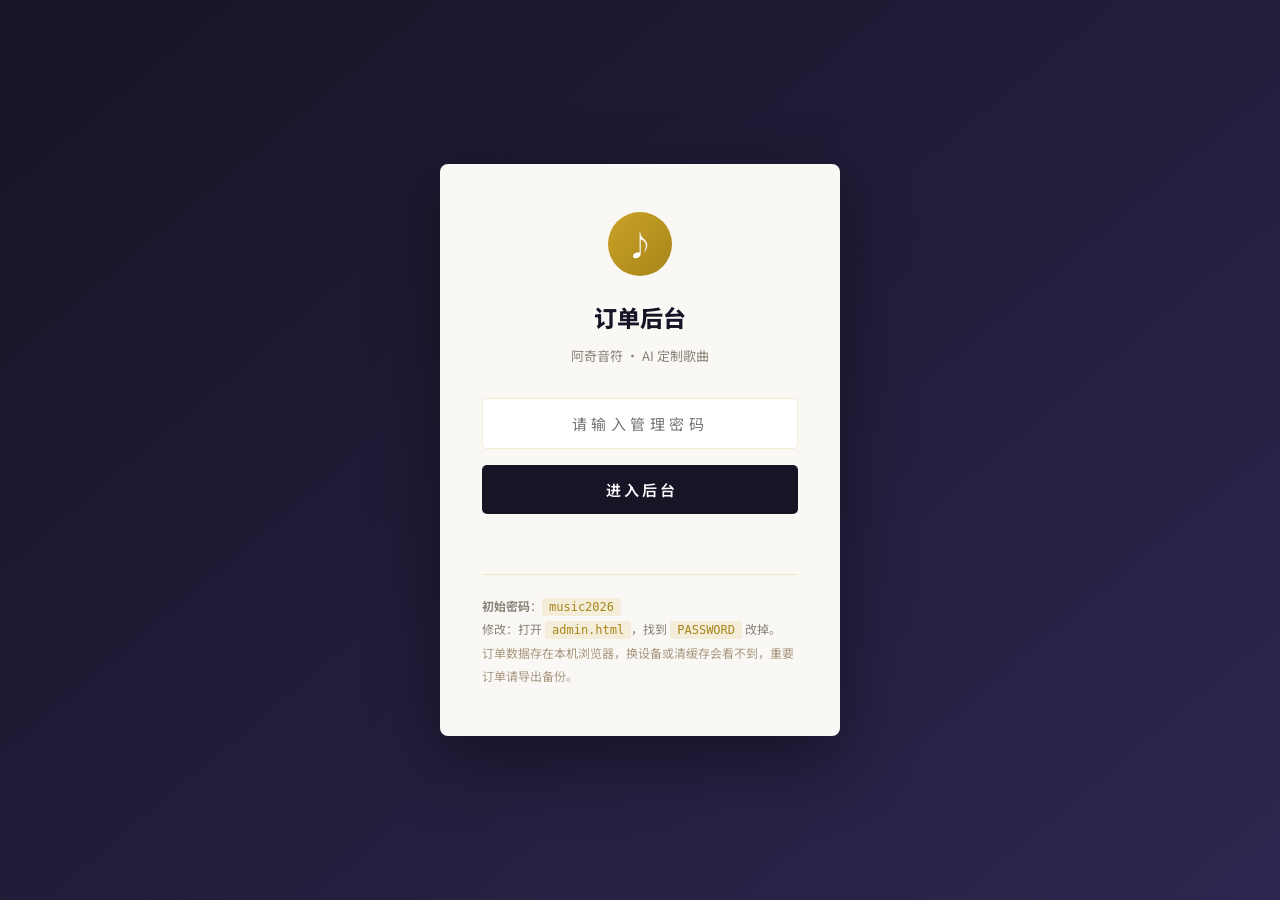
<file: admin.html>
<!DOCTYPE html>
<html lang="zh-CN">
<head>
<meta charset="UTF-8">
<meta name="viewport" content="width=device-width, initial-scale=1.0">
<title>订单后台 · 阿奇音符</title>
<link href="https://fonts.googleapis.com/css2?family=Noto+Sans+SC:wght@300;400;500;700;900&amp;display=swap" rel="stylesheet">
<style>
*{margin:0;padding:0;box-sizing:border-box}
:root{--deep:#171426;--deep2:#221d3a;--gold:#c9a227;--gold-l:#e0be4d;--gold-d:#a8851a;--warm:#faf8f5;--cream:#f3f0ea;--grey:#8a8478;--line:rgba(201,162,39,.22)}
body{font-family:'Noto Sans SC','PingFang SC','Microsoft YaHei',sans-serif;background:var(--cream);color:#1a1a1a;line-height:1.7}
button{font-family:inherit;cursor:pointer;border:none;background:none}
input,select{font-family:inherit;font-size:14px}
.login-wrap{min-height:100vh;display:flex;align-items:center;justify-content:center;background:linear-gradient(140deg,#171426,#221d3a,#2e2650);padding:24px}
.login-box{background:var(--warm);border-radius:8px;padding:48px 42px;width:min(400px,100%);box-shadow:0 24px 70px rgba(0,0,0,.4);text-align:center}
.login-mark{width:64px;height:64px;background:linear-gradient(135deg,var(--gold),var(--gold-d));color:#fff;border-radius:50%;display:flex;align-items:center;justify-content:center;margin:0 auto 22px;font-size:28px}
.login-box h1{font-size:23px;color:var(--deep);margin-bottom:8px;font-weight:800}
.login-box p{font-size:13px;color:var(--grey);margin-bottom:30px}
.login-box input{width:100%;padding:14px 16px;border:1px solid var(--line);border-radius:5px;outline:none;background:#fff;text-align:center;font-size:15px;letter-spacing:.3em}
.login-box input:focus{border-color:var(--gold)}
.login-box button{width:100%;margin-top:16px;padding:14px;background:var(--deep);color:#fff;border-radius:5px;font-size:15px;font-weight:600;transition:.26s}
.login-box button:hover{background:var(--gold)}
.login-err{color:#c0392b;font-size:13px;margin-top:14px;min-height:20px}
.login-tip{margin-top:26px;padding-top:20px;border-top:1px solid var(--line);font-size:12px;color:var(--grey);line-height:1.9;text-align:left}
.login-tip code{background:rgba(201,162,39,.13);padding:2px 7px;border-radius:3px;color:var(--gold-d)}
.admin{display:none}.admin.on{display:block}
.topbar{background:var(--deep);color:#fff;padding:0 6vw;height:70px;display:flex;align-items:center;justify-content:space-between;gap:20px;position:sticky;top:0;z-index:100}
.tb-left{display:flex;align-items:center;gap:14px}
.tb-mark{width:38px;height:38px;background:linear-gradient(135deg,var(--gold),var(--gold-d));border-radius:50%;display:flex;align-items:center;justify-content:center;font-size:18px}
.tb-left b{font-size:17px;font-weight:700}
.tb-left i{font-style:normal;font-size:11.5px;color:rgba(255,255,255,.5);display:block}
.tb-right{display:flex;gap:10px;flex-wrap:wrap}
.tb-btn{padding:9px 18px;border-radius:5px;font-size:13.5px;font-weight:600;color:#fff;border:1px solid rgba(255,255,255,.3);transition:.24s}
.tb-btn:hover{background:rgba(255,255,255,.12)}
.tb-btn.gold{background:linear-gradient(135deg,var(--gold),var(--gold-d));border-color:transparent}
.wrap{max-width:1500px;margin:0 auto;padding:34px 6vw 80px}
.stats{display:grid;grid-template-columns:repeat(auto-fit,minmax(200px,1fr));gap:18px;margin-bottom:30px}
.stat{background:#fff;border:1px solid var(--line);border-radius:8px;padding:24px;position:relative;overflow:hidden}
.stat::after{content:'';position:absolute;right:-24px;top:-24px;width:80px;height:80px;border:1px solid rgba(201,162,39,.14);border-radius:50%}
.stat i{font-style:normal;font-size:12px;color:var(--grey);letter-spacing:.16em;display:block;margin-bottom:10px;font-weight:600}
.stat b{font-size:32px;font-weight:900;color:var(--deep);display:block;line-height:1.15}
.stat b em{font-style:normal;font-size:15px;color:var(--gold-d);margin-left:3px}
.stat small{font-size:12px;color:#a89880;display:block;margin-top:8px}
.toolbar{background:#fff;border:1px solid var(--line);border-radius:8px;padding:18px 22px;margin-bottom:20px;display:flex;gap:14px;align-items:center;flex-wrap:wrap}
.toolbar input,.toolbar select{padding:10px 14px;border:1px solid var(--line);border-radius:5px;outline:none;background:var(--warm);min-width:150px}
.toolbar input:focus,.toolbar select:focus{border-color:var(--gold);background:#fff}
.toolbar input.search{flex:1;min-width:220px}
.spacer{flex:1}
.tbtn{padding:10px 20px;border-radius:5px;font-size:13.5px;font-weight:600;transition:.24s}
.tbtn.ghost{border:1px solid var(--line);color:#6a6257;background:#fff}
.tbtn.ghost:hover{border-color:var(--gold);color:var(--gold-d)}
.table-card{background:#fff;border:1px solid var(--line);border-radius:8px;overflow:hidden}
table{width:100%;border-collapse:collapse;font-size:13.5px}
thead th{background:var(--deep);color:#fff;text-align:left;padding:15px 16px;font-size:12.5px;font-weight:700;white-space:nowrap}
tbody td{padding:15px 16px;border-bottom:1px solid var(--line);vertical-align:top}
tbody tr:last-child td{border-bottom:none}
tbody tr:hover{background:rgba(201,162,39,.04)}
.order-no{font-family:ui-monospace,monospace;font-size:12.5px;color:var(--gold-d);font-weight:700}
.cust-name{font-weight:700;color:var(--deep)}
.cust-sub{font-size:12px;color:var(--grey);display:block;margin-top:3px}
.song-type{display:inline-block;background:rgba(201,162,39,.14);color:var(--gold-d);font-size:12px;font-weight:700;padding:3px 10px;border-radius:12px;margin-bottom:5px}
.song-plan{font-size:12.5px;color:#6a6257}
.amount{font-size:17px;font-weight:900;color:var(--gold-d);white-space:nowrap}
.status-pill{display:inline-block;padding:5px 13px;border-radius:12px;font-size:12px;font-weight:700;white-space:nowrap}
.st-wait{background:rgba(201,162,39,.15);color:var(--gold-d)}
.st-doing{background:rgba(52,120,200,.14);color:#2c6aa8}
.st-done{background:rgba(74,138,92,.15);color:#3a7550}
.st-cancel{background:rgba(150,150,150,.16);color:#787878}
.row-acts{display:flex;gap:6px;flex-wrap:wrap}
.mini{padding:6px 11px;border-radius:4px;font-size:12px;font-weight:600;border:1px solid var(--line);color:#6a6257;background:#fff;transition:.22s;white-space:nowrap}
.mini:hover{border-color:var(--gold);color:var(--gold-d)}
.mini.del:hover{border-color:#c0392b;color:#c0392b}
.empty{padding:80px 30px;text-align:center;color:var(--grey)}
.empty span{font-size:52px;display:block;margin-bottom:18px;opacity:.4}
.empty b{display:block;font-size:16px;color:var(--deep);margin-bottom:10px}
.detail-row td{background:var(--warm);padding:0 !important}
.detail-inner{padding:24px 28px;font-size:13px;color:#5a5450;line-height:2}
.detail-inner b{color:var(--deep)}
.detail-block{background:#fff;border:1px solid var(--line);border-radius:5px;padding:16px 18px;margin-top:12px}
.detail-block h4{font-size:13px;color:var(--gold-d);margin-bottom:9px;font-weight:700}
.lyrics-box{white-space:pre-wrap;font-size:13px;line-height:2;color:#4a4438}
.foot-note{margin-top:26px;padding-top:22px;border-top:1px solid var(--line);font-size:12.5px;color:var(--grey);line-height:2}
.foot-note code{background:rgba(201,162,39,.13);padding:2px 7px;border-radius:3px;color:var(--gold-d)}
@media (max-width:900px){
  .topbar{padding:14px 4vw;height:auto;flex-direction:column;align-items:stretch;gap:12px}
  .wrap{padding:24px 4vw 60px}
  .table-card{overflow-x:auto}
  table{min-width:1000px}
}
</style>
</head>
<body>

<div class="login-wrap" id="loginWrap">
  <div class="login-box">
    <div class="login-mark">♪</div>
    <h1>订单后台</h1>
    <p>阿奇音符 · AI 定制歌曲</p>
    <input type="password" id="pwd" placeholder="请输入管理密码">
    <button id="loginBtn">进 入 后 台</button>
    <div class="login-err" id="loginErr"></div>
    <div class="login-tip">
      <b>初始密码</b>：<code>music2026</code><br>
      修改：打开 <code>admin.html</code>，找到 <code>PASSWORD</code> 改掉。<br>
      <span style="color:#a89880">订单数据存在本机浏览器，换设备或清缓存会看不到，重要订单请导出备份。</span>
    </div>
  </div>
</div>

<div class="admin" id="admin">
  <div class="topbar">
    <div class="tb-left">
      <div class="tb-mark">♪</div>
      <div><b>订单后台</b><i>阿奇音符 · AI 定制歌曲</i></div>
    </div>
    <div class="tb-right">
      <button class="tb-btn" id="toSite">返回网站</button>
      <button class="tb-btn" id="demoBtn">生成测试单</button>
      <button class="tb-btn gold" id="exportBtn">导出 Excel</button>
      <button class="tb-btn" id="logoutBtn">退出</button>
    </div>
  </div>
  <div class="wrap">
    <div class="stats" id="stats"></div>
    <div class="toolbar">
      <input type="text" class="search" id="searchInput" placeholder="搜索订单号 / 客户 / 电话 / 类型…">
      <select id="statusFilter">
        <option value="">全部状态</option>
        <option value="待跟进">待跟进</option>
        <option value="制作中">制作中</option>
        <option value="已交付">已交付</option>
        <option value="已取消">已取消</option>
      </select>
      <select id="typeFilter"><option value="">全部类型</option></select>
      <div class="spacer"></div>
      <button class="tbtn ghost" id="refreshBtn">刷新</button>
      <button class="tbtn ghost" id="clearBtn">清空全部</button>
    </div>
    <div class="table-card">
      <table>
        <thead><tr>
          <th>订单号</th><th>下单时间</th><th>客户</th><th>歌曲需求</th><th>金额</th><th>状态</th><th>操作</th>
        </tr></thead>
        <tbody id="orderBody"></tbody>
      </table>
      <div class="empty" id="emptyState">
        <span>♪</span><b>还没有订单</b>
        <p>客户在下单页提交后，会显示在这里<br>也可以点右上角「生成测试单」看看效果</p>
      </div>
    </div>
    <div class="foot-note">
      <b>使用说明</b><br>
      · 订单数据存在本机浏览器，换设备或清缓存会看不到，重要订单请导出备份。<br>
      · 点「导出 Excel」下载 CSV，可直接用 Excel / WPS 打开。<br>
      · 状态流转：待跟进 → 制作中 → 已交付。<br>
      · 点「详情」可以看到客户填的完整需求（想说的话、故事、风格偏好）。<br>
      · 修改密码：编辑 <code>admin.html</code>，找到 <code>var PASSWORD = 'music2026';</code>
    </div>
  </div>
</div>

<script>
(function(){
  'use strict';
  var PASSWORD='music2026', ORDER_KEY='music_orders_v1', AUTH_KEY='music_admin_auth';
  function $(s){ return document.querySelector(s); }
  function money(n){ return '¥'+Number(n).toLocaleString('zh-CN'); }
  function esc(s){ return String(s==null?'':s).replace(/[&<>"']/g,function(c){
    return {'&':'&amp;','<':'&lt;','>':'&gt;','"':'&quot;',"'":'&#39;'}[c]; }); }
  function load(k,d){ try{ var v=localStorage.getItem(k); return v?JSON.parse(v):d; }catch(e){ return d; } }
  function save(k,v){ try{ localStorage.setItem(k,JSON.stringify(v)); }catch(e){} }
  var orders=load(ORDER_KEY,[]), expanded={};

  function doLogin(){
    if($('#pwd').value.trim()===PASSWORD){ sessionStorage.setItem(AUTH_KEY,'1'); showAdmin(); $('#loginErr').textContent=''; }
    else { $('#loginErr').textContent='密码不对，请重新输入'; $('#pwd').value=''; }
  }
  $('#loginBtn').addEventListener('click',doLogin);
  $('#pwd').addEventListener('keydown',function(e){ if(e.key==='Enter') doLogin(); });
  function showAdmin(){ $('#loginWrap').style.display='none'; $('#admin').classList.add('on'); render(); }
  if(sessionStorage.getItem(AUTH_KEY)==='1') showAdmin();
  $('#logoutBtn').addEventListener('click',function(){ sessionStorage.removeItem(AUTH_KEY); location.reload(); });
  $('#toSite').addEventListener('click',function(){ location.href='index.html'; });
  function ymd(d){ var p=function(n){ return n<10?'0'+n:n; }; return d.getFullYear()+'-'+p(d.getMonth()+1)+'-'+p(d.getDate()); }

  function renderStats(){
    var all=orders.length;
    var valid=orders.filter(function(o){ return o.status!=='已取消'; });
    var total=valid.reduce(function(s,o){ return s+(o.total||0); },0);
    var today=valid.filter(function(o){ return o.time&&ymd(new Date(o.time))===ymd(new Date()); });
    var todaySum=today.reduce(function(s,o){ return s+(o.total||0); },0);
    var pending=orders.filter(function(o){ return o.status==='待跟进'||o.status==='制作中'; }).length;
    function card(l,v,suf,small){ return '<div class="stat"><i>'+l+'</i><b>'+v+(suf||'')+'</b><small>'+small+'</small></div>'; }
    $('#stats').innerHTML = card('订单总数',all,'<em>单</em>','含全部状态')+
      card('总金额',money(total),'','不含已取消')+
      card('今日订单',today.length,'<em>单</em>',money(todaySum))+
      card('待处理',pending,'<em>单</em>','待跟进 + 制作中');
  }
  function getFiltered(){
    var kw=$('#searchInput').value.trim().toLowerCase(), st=$('#statusFilter').value, tp=$('#typeFilter').value;
    return orders.filter(function(o){
      if(st&&o.status!==st) return false;
      if(tp&&o.songType!==tp) return false;
      if(kw){ var blob=[o.no,o.name,o.phone,o.songType,o.plan,o.scene,o.toWhom].join(' ').toLowerCase();
        if(blob.indexOf(kw)===-1) return false; }
      return true;
    });
  }
  function fillTypeFilter(){
    var t={}; orders.forEach(function(o){ if(o.songType) t[o.songType]=1; });
    var sel=$('#typeFilter'), cur=sel.value;
    sel.innerHTML='<option value="">全部类型</option>'+Object.keys(t).map(function(x){
      return '<option value="'+esc(x)+'">'+esc(x)+'</option>'; }).join('');
    sel.value=cur;
  }
  var SC={'待跟进':'st-wait','制作中':'st-doing','已交付':'st-done','已取消':'st-cancel'};
  function render(){
    fillTypeFilter(); renderStats();
    var list=getFiltered(), body=$('#orderBody');
    if(!list.length){ body.innerHTML=''; $('#emptyState').style.display='block'; return; }
    $('#emptyState').style.display='none';
    body.innerHTML=list.map(function(o){
      var idx=orders.indexOf(o);
      var row='<tr><td><span class="order-no">'+esc(o.no)+'</span></td>'+
        '<td style="white-space:nowrap;font-size:12.5px;color:#8a8070">'+esc(o.timeText||'')+'</td>'+
        '<td><span class="cust-name">'+esc(o.name)+'</span><span class="cust-sub">'+esc(o.phone)+'</span>'+
          (o.wx?'<span class="cust-sub">微信：'+esc(o.wx)+'</span>':'')+'</td>'+
        '<td>'+(o.songType?'<span class="song-type">'+esc(o.songType)+'</span><br>':'')+
          '<span class="song-plan">'+esc(o.plan||(o.items&&o.items[0]?o.items[0].name:'—'))+'</span></td>'+
        '<td><span class="amount">'+money(o.total)+'</span></td>'+
        '<td><span class="status-pill '+(SC[o.status]||'st-wait')+'">'+esc(o.status)+'</span></td>'+
        '<td><div class="row-acts">'+
          '<button class="mini" data-act="detail" data-i="'+idx+'">详情</button>'+
          '<button class="mini" data-act="next" data-i="'+idx+'">下一状态</button>'+
          '<button class="mini del" data-act="del" data-i="'+idx+'">删除</button>'+
        '</div></td></tr>';
      if(expanded[o.no]){
        var det='<tr class="detail-row"><td colspan="7"><div class="detail-inner"><b>订单详情 · '+esc(o.no)+'</b>';
        if(o.songType){
          det+='<div class="detail-block"><h4>定制需求</h4>'+
            '<div>歌曲类型：<b>'+esc(o.songType)+'</b></div>'+
            '<div>版本：<b>'+esc(o.plan||'')+'</b></div>'+
            '<div>送给：<b>'+esc(o.toWhom||'')+'</b>　来自：<b>'+esc(o.fromWhom||'')+'</b></div>'+
            '<div>场合：'+esc(o.scene||'')+'</div>'+
            '<div>风格偏好：'+esc(o.style||'不限')+'　'+(o.rush?'<b style="color:#c0392b">加急</b>':'')+'</div></div>';
          det+='<div class="detail-block"><h4>客户想说的话（写词素材）</h4><div class="lyrics-box">'+esc(o.words||'')+'</div></div>';
          if(o.story) det+='<div class="detail-block"><h4>补充故事</h4><div class="lyrics-box">'+esc(o.story)+'</div></div>';
        } else if(o.items){
          det+='<div class="detail-block"><h4>订购内容</h4>'+
            o.items.map(function(i){ return esc(i.name)+'　'+money(i.price)+' × '+i.qty+' = '+money(i.sum); }).join('<br>')+
            (o.note?'<div style="margin-top:10px">备注：'+esc(o.note)+'</div>':'')+'</div>';
        }
        det+='<div style="margin-top:14px">联系方式：<b>'+esc(o.phone)+'</b>'+(o.wx?'　微信：'+esc(o.wx):'')+'</div></div></td></tr>';
        row+=det;
      }
      return row;
    }).join('');
  }
  document.addEventListener('click',function(e){
    var b=e.target.closest('[data-act]'); if(!b) return;
    var i=parseInt(b.getAttribute('data-i'),10), act=b.getAttribute('data-act');
    var o=orders[i]; if(!o) return;
    if(act==='detail'){ expanded[o.no]=!expanded[o.no]; render(); }
    else if(act==='next'){
      var flow=['待跟进','制作中','已交付'], p=flow.indexOf(o.status);
      o.status=(p===-1||p===flow.length-1)?'待跟进':flow[p+1];
      save(ORDER_KEY,orders); render();
    } else if(act==='del'){
      if(confirm('确定删除订单 '+o.no+'？不可恢复。')){ orders.splice(i,1); save(ORDER_KEY,orders); render(); }
    }
  });
  ['#searchInput','#statusFilter','#typeFilter'].forEach(function(s){
    $(s).addEventListener('input',render); $(s).addEventListener('change',render);
  });
  $('#refreshBtn').addEventListener('click',function(){ orders=load(ORDER_KEY,[]); render(); });
  $('#clearBtn').addEventListener('click',function(){
    if(!orders.length) return;
    if(confirm('确定清空全部 '+orders.length+' 条订单？\n\n建议先导出备份。')){ orders=[]; save(ORDER_KEY,orders); render(); }
  });
  $('#exportBtn').addEventListener('click',function(){
    if(!orders.length){ alert('还没有订单可导出'); return; }
    var rows=[['订单号','下单时间','客户','电话','微信','歌曲类型','版本','送给谁','场合','想说的话','补充故事','风格','加急','金额','状态']];
    orders.forEach(function(o){
      rows.push([o.no,o.timeText||'',o.name,o.phone,o.wx||'',o.songType||'',
        o.plan||(o.items&&o.items[0]?o.items[0].name:''),o.toWhom||'',o.scene||'',
        o.words||'',o.story||'',o.style||'',o.rush||'',o.total,o.status]);
    });
    var csv=rows.map(function(r){ return r.map(function(c){ return '"'+String(c==null?'':c).replace(/"/g,'""')+'"'; }).join(','); }).join('\r\n');
    var blob=new Blob(['\uFEFF'+csv],{type:'text/csv;charset=utf-8;'});
    var url=URL.createObjectURL(blob), a=document.createElement('a');
    a.href=url; a.download='阿奇音符订单_'+ymd(new Date())+'.csv';
    document.body.appendChild(a); a.click(); a.remove(); URL.revokeObjectURL(url);
  });
  $('#demoBtn').addEventListener('click',function(){
    var types=['生日歌','表白歌','道谢歌','毕业歌','婚礼歌'], plans=['基础版','标准版','精品版','加急版'];
    var priceMap={'基础版':20,'标准版':50,'精品版':100,'加急版':150};
    var names=['张女士','李先生','王同学','刘小姐','陈先生'];
    var phones=['13800001111','13900002222','15800003333','18600004444','17700005555'];
    var scenes=['妈妈50岁生日，想感谢她这些年的付出','和女朋友在一起三周年','想谢谢帮过我的朋友','大学毕业了，纪念四年同窗','下个月结婚，想要一首属于我们的歌'];
    var words='谢谢你一直在我身边。\n很多话平时说不出口，想借这首歌告诉你。\n希望你开心，希望我们一直这样走下去。';
    var n=Math.floor(Math.random()*names.length), t=types[Math.floor(Math.random()*types.length)];
    var pl=plans[Math.floor(Math.random()*plans.length)];
    var now=new Date(), p=function(x){ return x<10?'0'+x:''+x; };
    orders.unshift({ no:'AQ'+now.getFullYear()+p(now.getMonth()+1)+p(now.getDate())+p(now.getHours())+p(now.getMinutes())+p(now.getSeconds()),
      type:'歌曲定制', time:now.toISOString(), timeText:ymd(now)+' '+p(now.getHours())+':'+p(now.getMinutes()),
      songType:t, plan:pl, toWhom:'妈妈', fromWhom:names[n], scene:scenes[Math.floor(Math.random()*scenes.length)],
      words:words, story:'', style:'流行', rush:'', name:names[n], phone:phones[n], wx:'', total:priceMap[pl], status:'待跟进' });
    save(ORDER_KEY,orders); render();
  });
  window.addEventListener('focus',function(){ orders=load(ORDER_KEY,[]); if($('#admin').classList.contains('on')) render(); });
})();
</script>
<script type="module" src="https://static.cloudflareinsights.com/beacon.min.js/v4bc70e2c01a94c73b74392e4234840661791215815920" integrity="sha512-L0ha0OXavK/8okipN9F8BtP84dg9DUhPERbBXzwI6dgTA55d2+yweo3pn5CSFYs45/r8md2+xvUPtTdvTNRfjA==" data-cf-beacon='{"version":"2024.11.0","token":"f2489ebe01314da28c23ab168a907101","r":1,"spa":2}' crossorigin="anonymous"></script>
</body>
</html>
</file>
<file: style.css>
*{margin:0;padding:0;box-sizing:border-box}
:root{--ink:#1a1a1a;--deep:#171426;--deep2:#221d3a;--gold:#c9a227;--gold-l:#e0be4d;--gold-d:#a8851a;
--warm:#faf8f5;--cream:#f3f0ea;--grey:#8a8478;--line:rgba(201,162,39,.22);
--shadow:0 10px 40px rgba(23,20,38,.10);--shadow-lg:0 24px 70px rgba(23,20,38,.18);--r:6px}
html{scroll-behavior:smooth;scroll-padding-top:78px}
body{font-family:'Noto Sans SC','PingFang SC','Microsoft YaHei',sans-serif;color:var(--ink);background:var(--warm);-webkit-font-smoothing:antialiased;line-height:1.7;overflow-x:hidden}
img{max-width:100%;display:block}
a{text-decoration:none;color:inherit}
button{font-family:inherit;cursor:pointer;border:none;background:none}
input,textarea,select{font-family:inherit;font-size:14px}
::selection{background:var(--gold-l);color:#fff}
.btn{display:inline-flex;align-items:center;justify-content:center;gap:8px;padding:15px 34px;font-size:15px;font-weight:600;letter-spacing:.06em;border-radius:var(--r);transition:.28s;white-space:nowrap}
.btn-gold{background:linear-gradient(135deg,var(--gold),var(--gold-d));color:#fff;box-shadow:0 6px 22px rgba(201,162,39,.34)}
.btn-gold:hover{transform:translateY(-2px);box-shadow:0 12px 32px rgba(201,162,39,.46)}
.btn-ghost{background:rgba(255,255,255,.1);color:#fff;border:1px solid rgba(255,255,255,.42);backdrop-filter:blur(6px)}
.btn-ghost:hover{background:rgba(255,255,255,.2)}
.btn-line{background:transparent;color:var(--gold-d);border:1px solid var(--gold)}
.btn-line:hover{background:var(--gold);color:#fff}
.btn-full{width:100%}
.sec{padding:100px 6vw}
.sec-warm{background:var(--cream)}
.sec-dark{background:linear-gradient(165deg,var(--deep) 0%,var(--deep2) 100%);color:#fff}
.sec-head{max-width:1240px;margin:0 auto 56px}
.sec-head.light .sec-h2{color:#fff}
.sec-head.light .sec-p{color:rgba(255,255,255,.7)}
.sec-label{display:inline-block;font-size:12px;font-weight:700;letter-spacing:.36em;color:var(--gold);margin-bottom:16px}
.sec-h2{font-family:'Noto Serif SC',serif;font-size:clamp(28px,3.4vw,42px);font-weight:800;line-height:1.38;color:var(--deep);margin-bottom:14px}
.sec-dark .sec-h2{color:#fff}
.sec-p{font-size:15px;color:var(--grey);line-height:1.95;max-width:680px}
.nav{position:fixed;top:0;left:0;right:0;z-index:900;transition:.35s}
.nav.solid{background:rgba(250,248,245,.95);backdrop-filter:blur(14px);box-shadow:0 2px 24px rgba(23,20,38,.08)}
.nav-inner{max-width:1340px;margin:0 auto;padding:0 6vw;height:78px;display:flex;align-items:center;justify-content:space-between;gap:24px}
.logo{display:flex;align-items:center;gap:12px}
.logo-mark{width:44px;height:44px;background:linear-gradient(135deg,var(--gold),var(--gold-d));color:#fff;display:flex;align-items:center;justify-content:center;font-size:22px;border-radius:50%;flex-shrink:0}
.logo-text{display:flex;flex-direction:column;line-height:1.25}
.logo-text b{font-family:'Noto Serif SC',serif;font-size:17px;font-weight:800;letter-spacing:.14em;color:var(--deep)}
.logo-text i{font-style:normal;font-size:10px;letter-spacing:.24em;color:var(--gold);font-weight:500}
.nav-links{display:flex;gap:2px}
.nav-links a{font-size:13.5px;font-weight:500;padding:8px 12px;border-radius:4px;transition:.24s;position:relative}
.nav-links a::after{content:'';position:absolute;left:50%;bottom:2px;width:0;height:1.5px;background:var(--gold);transition:.3s;transform:translateX(-50%)}
.nav-links a:hover{color:var(--gold-d)}
.nav-links a:hover::after{width:60%}
.nav-acts{display:flex;align-items:center;gap:12px}
.cart-btn{position:relative;width:44px;height:44px;border-radius:50%;display:flex;align-items:center;justify-content:center;transition:.25s}
.cart-btn svg{width:21px;height:21px}
.cart-btn:hover{background:rgba(201,162,39,.12)}
.cart-count{position:absolute;top:3px;right:2px;min-width:19px;height:19px;background:var(--gold);color:#fff;font-size:10.5px;font-weight:800;border-radius:10px;display:flex;align-items:center;justify-content:center;padding:0 5px;transform:scale(0);transition:.3s cubic-bezier(.34,1.56,.64,1)}
.cart-count.on{transform:scale(1)}
.btn-call{padding:11px 24px;background:linear-gradient(135deg,var(--gold),var(--gold-d));color:#fff;font-size:14px;font-weight:600;border-radius:var(--r);letter-spacing:.06em;transition:.26s}
.btn-call:hover{transform:translateY(-1px);box-shadow:0 8px 22px rgba(201,162,39,.4)}
.nav:not(.solid) .logo-text b{color:#fff}
.nav:not(.solid) .nav-links a{color:rgba(255,255,255,.92)}
.nav:not(.solid) .cart-btn{color:#fff}
.hero{position:relative;min-height:100vh;display:flex;align-items:center;overflow:hidden}
.hero-bg{position:absolute;inset:0}
.hero-bg img{width:100%;height:100%;object-fit:cover}
.hero-mask{position:absolute;inset:0;background:linear-gradient(105deg,rgba(23,20,38,.9) 0%,rgba(23,20,38,.66) 46%,rgba(23,20,38,.4) 100%)}
.hero-inner{position:relative;z-index:2;max-width:1340px;margin:0 auto;padding:120px 6vw 60px;width:100%;color:#fff}
.hero-tag{display:inline-block;font-size:12px;letter-spacing:.42em;font-weight:500;color:var(--gold-l);border:1px solid rgba(224,190,77,.5);padding:9px 22px 9px 26px;margin-bottom:28px;border-radius:30px}
.hero-h1{font-family:'Noto Serif SC',serif;font-size:clamp(38px,5.6vw,74px);font-weight:900;line-height:1.15;letter-spacing:.03em;margin-bottom:26px;text-shadow:0 6px 40px rgba(0,0,0,.35)}
.hero-h1 em{font-style:normal;background:linear-gradient(135deg,var(--gold-l),var(--gold));-webkit-background-clip:text;-webkit-text-fill-color:transparent;background-clip:text}
.hero-rule{width:76px;height:2px;background:var(--gold);margin-bottom:24px}
.hero-p{font-size:17px;font-weight:300;letter-spacing:.1em;color:rgba(255,255,255,.88);line-height:2;margin-bottom:38px}
.hero-btns{display:flex;gap:14px;flex-wrap:wrap;margin-bottom:56px}
.hero-stats{display:flex;gap:0;flex-wrap:wrap;border-top:1px solid rgba(255,255,255,.18);padding-top:30px;max-width:600px}
.hero-stats>div{flex:1;min-width:120px;padding-right:26px}
.hero-stats b{display:block;font-family:'Noto Serif SC',serif;font-size:34px;font-weight:900;color:var(--gold-l);line-height:1.2}
.hero-stats b span{font-size:17px;margin-left:2px}
.hero-stats i{font-style:normal;font-size:12.5px;letter-spacing:.14em;color:rgba(255,255,255,.62)}
.scroll-hint{position:absolute;bottom:32px;left:50%;transform:translateX(-50%);z-index:2;font-size:11px;letter-spacing:.3em;color:rgba(255,255,255,.55);display:flex;flex-direction:column;align-items:center;gap:10px}
.scroll-hint span{width:1px;height:44px;background:linear-gradient(180deg,rgba(255,255,255,.1),var(--gold-l));animation:sc 2.2s ease-in-out infinite}
@keyframes sc{0%,100%{opacity:.3;transform:scaleY(.6)}50%{opacity:1;transform:scaleY(1)}}
.why-grid{max-width:1240px;margin:0 auto;display:grid;grid-template-columns:repeat(auto-fit,minmax(250px,1fr));gap:22px}
.why-card{background:#fff;border:1px solid var(--line);border-radius:var(--r);padding:34px 28px;transition:.3s;position:relative;overflow:hidden}
.why-card:hover{transform:translateY(-5px);box-shadow:var(--shadow-lg);border-color:rgba(201,162,39,.45)}
.why-card::before{content:'';position:absolute;left:0;top:0;width:100%;height:3px;background:linear-gradient(90deg,var(--gold),var(--gold-l));transform:scaleX(0);transform-origin:left;transition:.4s}
.why-card:hover::before{transform:scaleX(1)}
.why-num{font-family:'Noto Serif SC',serif;font-size:32px;font-weight:900;color:rgba(201,162,39,.25);margin-bottom:14px;line-height:1}
.why-card h3{font-family:'Noto Serif SC',serif;font-size:20px;font-weight:800;color:var(--deep);margin-bottom:12px}
.why-card p{font-size:14px;color:var(--grey);line-height:1.95}
.style-grid{max-width:1240px;margin:0 auto;display:grid;grid-template-columns:repeat(auto-fill,minmax(230px,1fr));gap:20px}
.style-card{position:relative;aspect-ratio:4/3.4;border-radius:var(--r);overflow:hidden;cursor:pointer;transition:.35s}
.style-card:hover{transform:translateY(-6px);box-shadow:0 24px 50px rgba(0,0,0,.4)}
.style-card img{width:100%;height:100%;object-fit:cover;transition:transform .7s cubic-bezier(.2,.8,.2,1)}
.style-card:hover img{transform:scale(1.08)}
.style-ov{position:absolute;inset:0;background:linear-gradient(180deg,rgba(23,20,38,.15) 0%,rgba(23,20,38,.85) 100%)}
.style-info{position:absolute;left:0;right:0;bottom:0;padding:24px 22px}
.style-info h3{font-family:'Noto Serif SC',serif;font-size:20px;font-weight:800;color:#fff;margin-bottom:6px}
.style-info p{font-size:12.5px;color:rgba(255,255,255,.72);line-height:1.7}
.style-price{position:absolute;top:16px;right:16px;background:rgba(201,162,39,.95);color:#fff;font-size:12.5px;font-weight:700;padding:5px 12px;border-radius:20px}
.listen-grid{max-width:1240px;margin:0 auto;display:grid;grid-template-columns:repeat(auto-fill,minmax(300px,1fr));gap:20px}
.listen-card{background:#fff;border:1px solid var(--line);border-radius:var(--r);padding:22px;display:flex;gap:16px;align-items:center;transition:.3s}
.listen-card:hover{box-shadow:var(--shadow);border-color:rgba(201,162,39,.4)}
.lc-play{width:52px;height:52px;border-radius:50%;background:linear-gradient(135deg,var(--gold),var(--gold-d));color:#fff;display:flex;align-items:center;justify-content:center;font-size:19px;flex-shrink:0;transition:.25s;cursor:pointer;padding-left:4px}
.lc-play:hover{transform:scale(1.08)}
.lc-play.playing{padding-left:0;font-size:15px}
.lc-info{flex:1;min-width:0}
.lc-info b{display:block;font-size:15px;color:var(--deep);margin-bottom:4px;font-weight:700}
.lc-info span{font-size:12.5px;color:var(--grey)}
.lc-tag{font-size:11px;color:var(--gold-d);background:rgba(201,162,39,.12);padding:3px 9px;border-radius:10px;font-weight:600;flex-shrink:0}
.listen-note{max-width:1240px;margin:28px auto 0;font-size:12.5px;color:var(--grey);text-align:center}
.price-grid{max-width:1240px;margin:0 auto;display:grid;grid-template-columns:repeat(auto-fit,minmax(250px,1fr));gap:22px}
.price-card{background:#fff;border:1px solid var(--line);border-radius:var(--r);padding:34px 28px;transition:.3s;display:flex;flex-direction:column;position:relative}
.price-card:hover{transform:translateY(-6px);box-shadow:var(--shadow-lg)}
.price-card.featured{border-color:var(--gold);border-width:2px;box-shadow:0 16px 44px rgba(201,162,39,.2)}
.pc-hot{position:absolute;top:-1px;right:24px;background:linear-gradient(135deg,var(--gold),var(--gold-d));color:#fff;font-size:11.5px;font-weight:700;padding:6px 14px;border-radius:0 0 8px 8px;letter-spacing:.08em}
.pc-name{font-family:'Noto Serif SC',serif;font-size:21px;font-weight:800;color:var(--deep);margin-bottom:8px}
.pc-sub{font-size:12.5px;color:var(--grey);margin-bottom:20px;min-height:38px}
.pc-price{display:flex;align-items:baseline;gap:4px;margin-bottom:6px}
.pc-price b{font-family:'Noto Serif SC',serif;font-size:44px;font-weight:900;color:var(--gold-d);line-height:1}
.pc-price span{font-size:15px;color:var(--grey)}
.pc-unit{font-size:11.5px;color:#a89880;margin-bottom:22px;padding-bottom:22px;border-bottom:1px dashed var(--line)}
.pc-feat{list-style:none;margin-bottom:26px;display:flex;flex-direction:column;gap:9px;flex:1}
.pc-feat li{font-size:13px;color:#6a6257;display:flex;gap:9px;align-items:flex-start;line-height:1.7}
.pc-feat li::before{content:'♪';color:var(--gold);font-weight:800;flex-shrink:0}
.pc-btn{width:100%;padding:13px;border-radius:4px;font-size:14.5px;font-weight:600;letter-spacing:.06em;transition:.26s;background:var(--deep);color:#fff}
.pc-btn:hover{background:var(--gold)}
.price-card.featured .pc-btn{background:linear-gradient(135deg,var(--gold),var(--gold-d))}
.price-note{max-width:1240px;margin:36px auto 0;padding-top:24px;border-top:1px solid var(--line);font-size:12.5px;color:var(--grey);line-height:2.1}
.flow-grid{max-width:1240px;margin:0 auto;display:grid;grid-template-columns:repeat(auto-fit,minmax(230px,1fr));gap:20px}
.flow-step{background:rgba(255,255,255,.05);border:1px solid rgba(201,162,39,.2);border-radius:var(--r);padding:32px 26px;transition:.3s}
.flow-step:hover{background:rgba(255,255,255,.09);border-color:rgba(201,162,39,.45);transform:translateY(-4px)}
.fs-num{width:44px;height:44px;border-radius:50%;background:linear-gradient(135deg,var(--gold),var(--gold-d));color:#fff;display:flex;align-items:center;justify-content:center;font-family:'Noto Serif SC',serif;font-size:20px;font-weight:900;margin-bottom:18px}
.flow-step h3{font-family:'Noto Serif SC',serif;font-size:18px;font-weight:800;color:#fff;margin-bottom:10px}
.flow-step p{font-size:13.5px;color:rgba(255,255,255,.68);line-height:1.9}
.deliver-grid{max-width:1240px;margin:0 auto;display:grid;grid-template-columns:repeat(auto-fit,minmax(240px,1fr));gap:20px}
.deliver-card{background:#fff;border:1px solid var(--line);border-radius:var(--r);padding:32px 26px;transition:.3s}
.deliver-card:hover{transform:translateY(-4px);box-shadow:var(--shadow);border-color:rgba(201,162,39,.42)}
.dc-icon{font-size:32px;margin-bottom:14px;line-height:1}
.deliver-card h3{font-family:'Noto Serif SC',serif;font-size:19px;font-weight:800;color:var(--deep);margin-bottom:10px}
.deliver-card p{font-size:13.5px;color:var(--grey);line-height:1.92}
.contact-ways{max-width:1240px;margin:52px auto 0;padding-top:44px;border-top:1px solid var(--line)}
.contact-ways h3{font-family:'Noto Serif SC',serif;font-size:22px;font-weight:800;color:var(--deep);text-align:center;margin-bottom:26px}
.cw-grid{display:grid;grid-template-columns:repeat(auto-fit,minmax(230px,1fr));gap:18px}
.cw-card{background:#fff;border:1px solid var(--line);border-radius:var(--r);padding:26px 22px;text-align:center;transition:.3s;display:block}
.cw-card:hover{transform:translateY(-4px);box-shadow:var(--shadow);border-color:var(--gold)}
.cw-icon{font-size:30px;display:block;margin-bottom:12px}
.cw-card b{display:block;font-size:16px;color:var(--deep);margin-bottom:6px;font-weight:700}
.cw-card i{font-style:normal;font-size:12.5px;color:var(--grey);line-height:1.7}
.order-wrap{max-width:1240px;margin:0 auto;display:grid;grid-template-columns:1fr 360px;gap:32px;align-items:start}
.order-form{background:#fff;border:1px solid var(--line);border-radius:var(--r);padding:36px;box-shadow:var(--shadow)}
.of-row{margin-bottom:20px}
.of-row.half{display:grid;grid-template-columns:1fr 1fr;gap:16px}
.of-row label{display:block;font-size:13.5px;font-weight:600;color:var(--deep);margin-bottom:8px}
.of-row input,.of-row select,.of-row textarea{width:100%;padding:13px 15px;border:1px solid var(--line);border-radius:4px;outline:none;transition:.24s;background:var(--warm);resize:vertical}
.of-row input:focus,.of-row select:focus,.of-row textarea:focus{border-color:var(--gold);background:#fff;box-shadow:0 0 0 3px rgba(201,162,39,.1)}
.of-summary{background:linear-gradient(135deg,rgba(201,162,39,.08),rgba(201,162,39,.03));border:1px solid var(--line);border-radius:4px;padding:20px 22px;margin:26px 0}
.of-summary>div{display:flex;justify-content:space-between;align-items:center;margin-bottom:10px}
.of-summary>div:last-child{margin-bottom:0;padding-top:12px;border-top:1px dashed var(--line)}
.of-summary span{font-size:13px;color:var(--grey)}
.of-summary b{font-size:15px;color:var(--deep);font-weight:700}
.of-total b{font-family:'Noto Serif SC',serif;font-size:28px !important;color:var(--gold-d) !important}
.of-tip{font-size:12px;color:var(--grey);text-align:center;margin-top:14px;line-height:1.8}
.order-side{display:flex;flex-direction:column;gap:20px}
.os-card{background:#fff;border:1px solid var(--line);border-radius:var(--r);padding:26px;box-shadow:var(--shadow)}
.os-card h3{font-family:'Noto Serif SC',serif;font-size:16px;font-weight:800;color:var(--deep);margin-bottom:18px;padding-bottom:13px;border-bottom:1px solid var(--line)}
.os-row{display:flex;gap:13px;align-items:center;padding:13px 0;border-bottom:1px dashed var(--line);transition:.24s}
.os-row:last-of-type{border-bottom:none}
a.os-row:hover{background:rgba(201,162,39,.06);margin:0 -12px;padding-left:12px;padding-right:12px;border-radius:4px}
.os-icon{font-size:19px;width:30px;text-align:center;flex-shrink:0}
.os-row b{display:block;font-size:14.5px;color:var(--deep)}
.os-row i{font-style:normal;font-size:11.5px;color:var(--grey)}
.os-qr{margin-top:18px;padding-top:18px;border-top:1px solid var(--line);display:flex;align-items:center;gap:16px}
.os-qr img{width:96px;height:96px;border:1px solid var(--line);padding:5px;background:#fff;border-radius:4px}
.os-qr span{font-size:13px;color:var(--grey)}
.os-list{list-style:none;display:flex;flex-direction:column;gap:11px}
.os-list li{font-size:13.5px;color:#6a6257;line-height:1.75;padding-left:22px;position:relative}
.os-list li::before{content:'✓';position:absolute;left:0;color:var(--gold);font-weight:800}
.service-grid{max-width:1240px;margin:0 auto;display:grid;grid-template-columns:repeat(auto-fit,minmax(240px,1fr));gap:20px}
.service-card{background:rgba(255,255,255,.06);border:1px solid rgba(201,162,39,.22);border-radius:var(--r);padding:34px 26px;text-align:center;transition:.3s;display:block}
.service-card:hover{background:rgba(255,255,255,.11);border-color:rgba(201,162,39,.5);transform:translateY(-5px)}
.sc-icon{font-size:34px;margin-bottom:16px;line-height:1}
.service-card h3{font-family:'Noto Serif SC',serif;font-size:19px;font-weight:800;color:#fff;margin-bottom:10px}
.sc-main{font-size:16px;color:var(--gold-l);font-weight:700;margin-bottom:6px}
.sc-sub{font-size:12.5px;color:rgba(255,255,255,.6);line-height:1.7}
.service-hours{max-width:1240px;margin:34px auto 0;text-align:center;font-size:14px;color:rgba(255,255,255,.75);display:flex;align-items:center;justify-content:center;gap:10px;flex-wrap:wrap}
.service-hours b{color:var(--gold-l)}
.sh-dot{width:8px;height:8px;background:#4ade80;border-radius:50%;box-shadow:0 0 0 4px rgba(74,222,128,.18);animation:pulse2 2s infinite;display:inline-block}
@keyframes pulse2{0%,100%{opacity:1}50%{opacity:.4}}
.rule-grid{max-width:1240px;margin:0 auto;display:grid;grid-template-columns:repeat(auto-fit,minmax(280px,1fr));gap:22px}
.rule-card{background:#fff;border:1px solid var(--line);border-radius:var(--r);padding:36px 30px;transition:.3s;position:relative;overflow:hidden}
.rule-card:hover{transform:translateY(-5px);box-shadow:var(--shadow-lg);border-color:rgba(201,162,39,.5)}
.rule-card::before{content:'';position:absolute;left:0;top:0;width:100%;height:4px;background:linear-gradient(90deg,var(--gold),var(--gold-l))}
.rc-emoji{font-size:40px;margin-bottom:16px;line-height:1}
.rule-card h3{font-family:'Noto Serif SC',serif;font-size:24px;font-weight:900;color:var(--deep);margin-bottom:14px}
.rc-line{font-size:14.5px;color:#5a5450;margin-bottom:14px;font-weight:600}
.rc-joke{font-size:14px;color:var(--gold-d);background:rgba(201,162,39,.09);border-left:3px solid var(--gold);padding:14px 16px;border-radius:0 4px 4px 0;line-height:1.85;margin-bottom:14px}
.rc-note{font-size:13px;color:var(--grey);line-height:1.9}
.rule-promise{max-width:1240px;margin:48px auto 0;background:linear-gradient(135deg,var(--deep),var(--deep2));border-radius:var(--r);padding:40px 44px;color:#fff}
.rule-promise h3{font-family:'Noto Serif SC',serif;font-size:22px;font-weight:800;color:var(--gold-l);margin-bottom:24px;text-align:center}
.rp-list{display:grid;grid-template-columns:repeat(auto-fit,minmax(280px,1fr));gap:16px}
.rp-item{font-size:14.5px;color:rgba(255,255,255,.9);line-height:1.85;display:flex;gap:12px;align-items:flex-start}
.rp-item span{color:var(--gold-l);font-weight:900;flex-shrink:0;font-size:16px}
.pay-grid{max-width:1240px;margin:0 auto;display:grid;grid-template-columns:repeat(auto-fit,minmax(270px,1fr));gap:24px}
.pay-card{background:#fff;border:1px solid var(--line);border-radius:var(--r);padding:30px 26px;text-align:center;transition:.3s;display:flex;flex-direction:column}
.pay-card:hover{transform:translateY(-5px);box-shadow:var(--shadow-lg)}
.pay-card.ark-card{border-color:rgba(201,162,39,.5);background:linear-gradient(170deg,#fff 0%,#fffdf7 100%)}
.pay-head{display:flex;align-items:center;justify-content:center;gap:10px;margin-bottom:22px}
.pay-icon{font-size:22px}
.pay-head b{font-family:'Noto Serif SC',serif;font-size:19px;font-weight:800;color:var(--deep)}
.pay-qr-wrap{position:relative;width:200px;height:200px;margin:0 auto 20px;background:#fafafa;border:1px solid var(--line);border-radius:6px;padding:10px;display:flex;align-items:center;justify-content:center}
.pay-qr-wrap img{width:100%;height:100%;object-fit:contain}
.pay-ph{position:absolute;inset:10px;display:flex;flex-direction:column;align-items:center;justify-content:center;gap:8px;text-align:center}
.pay-ph span{font-size:32px;opacity:.35}
.pay-ph b{font-size:14px;color:#8a8478;font-weight:700}
.pay-ph i{font-style:normal;font-size:11px;color:#a89880;line-height:1.6;word-break:break-all}
.pay-tip{font-size:13.5px;color:var(--grey);margin-bottom:8px}
.ark-info{margin-top:16px;padding-top:16px;border-top:1px dashed var(--line);text-align:left}
.ark-row{display:flex;justify-content:space-between;align-items:center;padding:7px 0;font-size:12.5px}
.ark-label{color:var(--grey)}
.ark-row b{color:var(--deep);font-weight:700}
.ark-addr-box{background:rgba(201,162,39,.07);border:1px solid rgba(201,162,39,.24);border-radius:6px;padding:12px 14px;margin-top:10px;position:relative}
.ark-addr-label{font-size:11px;color:var(--gold-d);font-weight:700;letter-spacing:.14em;margin-bottom:7px}
.ark-addr{font-family:ui-monospace,Menlo,Consolas,monospace;font-size:11.5px;line-height:1.75;color:#8a8478;word-break:break-all;padding-right:52px}
.ark-addr.has-addr{color:var(--deep);font-weight:600}
.ark-copy{position:absolute;right:10px;bottom:10px;font-size:11px;font-weight:700;padding:5px 11px;border-radius:4px;background:var(--deep);color:#fff;transition:.24s;white-space:nowrap;display:none}
.ark-copy:hover{background:var(--gold)}
.ark-copy.copied{background:#3a7550}
.ark-rate{display:flex;justify-content:space-between;align-items:center;padding:9px 0 0;font-size:12px;border-top:1px dashed var(--line);margin-top:10px}
.ark-rate span{color:var(--grey)}
.ark-rate b{color:var(--gold-d);font-weight:700}
.ark-warn{margin-top:14px !important;padding-top:12px;border-top:1px dashed var(--line);font-size:11.5px !important;line-height:1.85;text-align:left;color:#a89880 !important}
.pay-note{max-width:1240px;margin:36px auto 0;padding-top:24px;border-top:1px solid var(--line);font-size:12.5px;color:var(--grey);line-height:2.1}
.faq-wrap{max-width:900px;margin:0 auto}
.faq-item{background:#fff;border:1px solid var(--line);border-radius:var(--r);margin-bottom:12px;overflow:hidden;transition:.3s}
.faq-item:hover{border-color:rgba(201,162,39,.4)}
.faq-q{width:100%;text-align:left;padding:20px 24px;font-size:15.5px;font-weight:600;color:var(--deep);display:flex;justify-content:space-between;gap:16px;transition:.24s;line-height:1.6}
.faq-q:hover{color:var(--gold-d)}
.faq-q span{color:var(--gold);flex-shrink:0;transition:.3s;font-size:18px}
.faq-item.open .faq-q span{transform:rotate(45deg)}
.faq-a{max-height:0;overflow:hidden;transition:max-height .4s ease;font-size:14px;color:#6a6257;line-height:2;padding:0 24px}
.faq-item.open .faq-a{max-height:400px;padding-bottom:22px}
.footer{background:var(--deep);color:rgba(255,255,255,.72);padding:66px 6vw 0}
.footer-main{max-width:1240px;margin:0 auto;display:grid;grid-template-columns:2fr 1fr 1fr;gap:48px;padding-bottom:46px}
.f-logo{font-family:'Noto Serif SC',serif;font-size:20px;font-weight:800;color:#fff;letter-spacing:.14em;margin-bottom:14px}
.f-desc{font-size:13px;line-height:2;color:rgba(255,255,255,.5)}
.f-col{display:flex;flex-direction:column;gap:11px}
.f-col b{font-size:13px;color:var(--gold-l);letter-spacing:.24em;margin-bottom:5px;font-weight:700}
.f-col a,.f-col span{font-size:13.5px;color:rgba(255,255,255,.68);transition:.24s}
.f-col a:hover{color:var(--gold-l);transform:translateX(3px)}
.admin-link{opacity:.45;font-size:12.5px !important}
.f-bar{max-width:1240px;margin:0 auto;padding:22px 0;border-top:1px solid rgba(255,255,255,.1);display:flex;justify-content:space-between;gap:18px;flex-wrap:wrap;font-size:12px;color:rgba(255,255,255,.38)}
.drawer-mask{position:fixed;inset:0;background:rgba(23,20,38,.55);backdrop-filter:blur(3px);z-index:1000;opacity:0;visibility:hidden;transition:.34s}
.drawer-mask.on{opacity:1;visibility:visible}
.drawer{position:fixed;top:0;right:0;bottom:0;width:min(450px,100vw);background:var(--warm);z-index:1001;display:flex;flex-direction:column;transform:translateX(100%);transition:transform .38s cubic-bezier(.4,0,.2,1);box-shadow:-16px 0 60px rgba(23,20,38,.24)}
.drawer.on{transform:translateX(0)}
.drawer-head{display:flex;align-items:center;justify-content:space-between;padding:22px 26px;background:var(--deep);color:#fff}
.drawer-head b{font-family:'Noto Serif SC',serif;font-size:17px;letter-spacing:.1em}
.drawer-close{color:rgba(255,255,255,.7);font-size:19px;padding:5px 9px;border-radius:4px;transition:.24s}
.drawer-close:hover{color:#fff;background:rgba(255,255,255,.12)}
.drawer-body{flex:1;overflow-y:auto;padding:22px 26px}
.cart-empty{text-align:center;padding:70px 20px;color:var(--grey)}
.cart-empty span{font-size:46px;display:block;margin-bottom:16px;opacity:.4}
.cart-empty p{font-size:14px;margin-bottom:22px}
.cart-item{display:grid;grid-template-columns:1fr auto;gap:14px;padding:16px 0;border-bottom:1px solid var(--line);align-items:flex-start}
.ci-info b{display:block;font-size:14.5px;color:var(--deep);margin-bottom:5px;font-weight:700}
.ci-info span{font-size:13px;color:var(--gold-d);font-weight:700}
.ci-qty{display:flex;align-items:center;gap:9px;margin-top:10px}
.qty-btn{width:24px;height:24px;border:1px solid var(--line);border-radius:3px;display:flex;align-items:center;justify-content:center;font-size:14px;color:#6a6257;transition:.2s;line-height:1}
.qty-btn:hover{background:var(--gold);color:#fff;border-color:var(--gold)}
.ci-qty input{width:44px;text-align:center;border:1px solid var(--line);border-radius:3px;padding:3px;font-size:13px;font-weight:600;color:var(--deep);background:#fff}
.ci-del{color:#b08585;font-size:16px;padding:5px;transition:.22s}
.ci-del:hover{color:#c0392b}
.drawer-foot{padding:22px 26px;background:#fff;border-top:1px solid var(--line)}
.cart-total{display:flex;justify-content:space-between;align-items:baseline;margin-bottom:18px;padding-bottom:16px;border-bottom:1px solid var(--line)}
.cart-total span{font-size:13.5px;color:var(--grey);letter-spacing:.1em}
.cart-total b{font-family:'Noto Serif SC',serif;font-size:27px;font-weight:900;color:var(--gold-d)}
.drawer-foot .order-form{padding:0;border:none;box-shadow:none;background:transparent;display:flex;flex-direction:column;gap:10px}
.drawer-foot input,.drawer-foot textarea{padding:12px 14px;border:1px solid var(--line);border-radius:4px;outline:none;transition:.24s;background:var(--warm);resize:vertical;width:100%}
.drawer-foot input:focus,.drawer-foot textarea:focus{border-color:var(--gold);background:#fff}
.modal-mask{position:fixed;inset:0;background:rgba(23,20,38,.7);backdrop-filter:blur(5px);z-index:1100;display:flex;align-items:center;justify-content:center;padding:24px;opacity:0;visibility:hidden;transition:.32s}
.modal-mask.on{opacity:1;visibility:visible}
.modal{background:var(--warm);border-radius:var(--r);padding:42px 36px;width:min(440px,100%);text-align:center;max-height:92vh;overflow-y:auto;transform:scale(.94);transition:.34s cubic-bezier(.34,1.4,.64,1)}
.modal-mask.on .modal{transform:scale(1)}
.modal-icon{width:66px;height:66px;border-radius:50%;background:linear-gradient(135deg,var(--gold),var(--gold-d));color:#fff;display:flex;align-items:center;justify-content:center;font-size:31px;margin:0 auto 20px}
.modal h3{font-family:'Noto Serif SC',serif;font-size:23px;color:var(--deep);margin-bottom:14px}
.modal-order{font-size:13.5px;color:var(--grey);margin-bottom:12px}
.modal-order b{color:var(--gold-d);font-family:ui-monospace,monospace}
.modal-p{font-size:13.5px;color:var(--grey);line-height:1.85;margin-bottom:18px}
.modal-pay{margin-top:24px;padding-top:22px;border-top:1px solid var(--line)}
.modal-pay p{font-size:13px;color:var(--grey);margin-bottom:14px}
.pay-qr-box{width:190px;height:190px;margin:0 auto;background:#fff;border:1px solid var(--line);border-radius:4px;padding:10px;display:flex;align-items:center;justify-content:center}
.pay-qr-box img{width:100%;height:100%;object-fit:contain}
.modal-close{margin-top:24px;font-size:13.5px;color:var(--grey);text-decoration:underline}
.modal-close:hover{color:var(--deep)}
.bgm{position:fixed;right:24px;bottom:24px;z-index:960}
.bgm-toggle{width:60px;height:60px;border-radius:50%;background:linear-gradient(135deg,var(--gold),var(--gold-d));color:#fff;display:flex;align-items:center;justify-content:center;box-shadow:0 10px 34px rgba(201,162,39,.45);transition:.3s;position:relative;animation:bgmPulse 2.6s ease-in-out infinite}
.bgm-toggle:hover{transform:scale(1.08)}
@keyframes bgmPulse{0%,100%{box-shadow:0 10px 34px rgba(201,162,39,.45)}50%{box-shadow:0 10px 34px rgba(201,162,39,.45),0 0 0 12px rgba(201,162,39,.12)}}
.bgm-note{font-size:24px;line-height:1}
.bgm-bars{display:none;gap:3px;align-items:flex-end;height:20px}
.bgm-bars i{width:3px;background:#fff;border-radius:2px;animation:bgmEq .9s ease-in-out infinite}
.bgm-bars i:nth-child(1){height:9px}
.bgm-bars i:nth-child(2){height:18px;animation-delay:.2s}
.bgm-bars i:nth-child(3){height:12px;animation-delay:.4s}
.bgm-bars i:nth-child(4){height:16px;animation-delay:.6s}
@keyframes bgmEq{0%,100%{transform:scaleY(.35)}50%{transform:scaleY(1)}}
.bgm.playing .bgm-note{display:none}
.bgm.playing .bgm-bars{display:flex}
.bgm.playing .bgm-toggle{animation:none}
.bgm-hint{position:absolute;right:72px;top:50%;transform:translateY(-50%);background:var(--deep);color:#fff;font-size:12px;font-weight:600;padding:7px 14px;border-radius:16px;white-space:nowrap;box-shadow:0 6px 20px rgba(23,20,38,.3);animation:hintIn .5s ease}
.bgm-hint::after{content:'';position:absolute;right:-5px;top:50%;transform:translateY(-50%);width:0;height:0;border:5px solid transparent;border-left-color:var(--deep)}
@keyframes hintIn{from{opacity:0;transform:translateY(-50%) translateX(8px)}to{opacity:1;transform:translateY(-50%) translateX(0)}}
.bgm.playing .bgm-hint,.bgm.opened .bgm-hint{display:none}
.bgm-panel{position:absolute;right:0;bottom:74px;width:308px;background:var(--warm);border:1px solid var(--line);border-radius:10px;box-shadow:0 24px 70px rgba(23,20,38,.26);opacity:0;visibility:hidden;transform:translateY(14px) scale(.97);transition:.3s cubic-bezier(.4,0,.2,1);overflow:hidden}
.bgm-panel.on{opacity:1;visibility:visible;transform:translateY(0) scale(1)}
.bgm-head{display:flex;align-items:center;justify-content:space-between;padding:16px 20px;background:var(--deep);color:#fff}
.bgm-head b{font-family:'Noto Serif SC',serif;font-size:15px;font-weight:700}
.bgm-head button{color:rgba(255,255,255,.7);font-size:16px;padding:4px 8px;border-radius:4px;transition:.24s}
.bgm-head button:hover{color:#fff;background:rgba(255,255,255,.12)}
.bgm-now{display:flex;gap:14px;align-items:center;padding:18px 20px 14px}
.bgm-disc{width:50px;height:50px;border-radius:50%;flex-shrink:0;background:linear-gradient(135deg,var(--deep),var(--deep2));color:var(--gold-l);display:flex;align-items:center;justify-content:center;font-size:20px;border:2px solid rgba(201,162,39,.35)}
.bgm.playing .bgm-disc{animation:bgmSpin 4.5s linear infinite}
@keyframes bgmSpin{to{transform:rotate(360deg)}}
.bgm-meta{flex:1;min-width:0}
.bgm-meta b{display:block;font-size:14px;color:var(--deep);margin-bottom:4px;font-weight:700;white-space:nowrap;overflow:hidden;text-overflow:ellipsis}
.bgm-meta i{font-style:normal;font-size:11.5px;color:var(--grey);display:block}
.bgm-progress{display:flex;align-items:center;gap:10px;padding:0 20px 14px;font-size:11px;color:var(--grey);font-variant-numeric:tabular-nums}
.bgm-bar{flex:1;height:4px;background:rgba(201,162,39,.18);border-radius:2px;cursor:pointer;position:relative}
.bgm-bar i{display:block;height:100%;width:0;background:linear-gradient(90deg,var(--gold),var(--gold-l));border-radius:2px;transition:width .15s linear}
.bgm-ctrl{display:flex;align-items:center;justify-content:center;gap:22px;padding:0 20px 16px}
.bgm-ctrl button{color:var(--deep);font-size:18px;transition:.22s;padding:4px}
.bgm-ctrl button:hover{color:var(--gold-d);transform:scale(1.12)}
.bgm-play{width:48px;height:48px;border-radius:50% !important;background:linear-gradient(135deg,var(--gold),var(--gold-d)) !important;color:#fff !important;display:flex;align-items:center;justify-content:center;font-size:17px !important;box-shadow:0 6px 18px rgba(201,162,39,.36)}
.bgm-vol{display:flex;align-items:center;gap:10px;padding:0 20px 16px}
.bgm-vol span{font-size:13px;flex-shrink:0}
.bgm-vol input{flex:1;accent-color:var(--gold);height:4px}
.bgm-list{max-height:0;overflow-y:auto;transition:max-height .35s ease}
.bgm-list.on{max-height:170px;border-top:1px solid var(--line)}
.bgm-track{display:flex;align-items:center;gap:10px;width:100%;text-align:left;padding:11px 20px;font-size:12.5px;color:#6a6257;transition:.22s;border-bottom:1px solid rgba(201,162,39,.1)}
.bgm-track:last-child{border-bottom:none}
.bgm-track:hover{background:rgba(201,162,39,.08)}
.bgm-track.active{background:rgba(201,162,39,.14);color:var(--gold-d);font-weight:700}
.bgm-track .bt-idx{width:16px;flex-shrink:0;font-size:11px;opacity:.6}
.bgm-track .bt-name{flex:1;white-space:nowrap;overflow:hidden;text-overflow:ellipsis}
.bgm-track .bt-eq{display:none;gap:2px;align-items:flex-end;height:12px;flex-shrink:0}
.bgm-track .bt-eq i{width:2px;background:var(--gold-d);border-radius:1px;animation:bgmEq .8s ease-in-out infinite}
.bgm-track .bt-eq i:nth-child(1){height:6px}
.bgm-track .bt-eq i:nth-child(2){height:11px;animation-delay:.2s}
.bgm-track .bt-eq i:nth-child(3){height:8px;animation-delay:.4s}
.bgm-track.active .bt-eq{display:flex}
.toast{position:fixed;top:96px;left:50%;transform:translateX(-50%) translateY(-16px);background:var(--deep);color:#fff;padding:14px 28px;border-radius:4px;font-size:13.5px;z-index:1200;opacity:0;visibility:hidden;transition:.3s;box-shadow:var(--shadow-lg)}
.toast.on{opacity:1;visibility:visible;transform:translateX(-50%) translateY(0)}
@media (max-width:1024px){
  .order-wrap{grid-template-columns:1fr;gap:26px}
  .footer-main{grid-template-columns:1fr 1fr;gap:32px}
  .f-col:last-child{grid-column:1/-1}
}
@media (max-width:768px){
  .sec{padding:66px 6vw}
  .nav-inner{padding:0 5vw;height:68px}
  .nav-links{display:none}
  .hero-inner{padding:100px 5vw 50px}
  .hero-stats b{font-size:26px}
  .of-row.half{grid-template-columns:1fr}
  .order-form{padding:24px 20px}
  .drawer{width:100vw}
  .footer-main{grid-template-columns:1fr;gap:28px}
  .f-bar{flex-direction:column;gap:8px;text-align:center}
  .os-qr{flex-direction:column;text-align:center}
  .listen-grid,.style-grid,.price-grid,.why-grid,.flow-grid,.deliver-grid,.cw-grid,.service-grid,.rule-grid,.rp-list,.pay-grid{grid-template-columns:1fr}
  .rule-promise{padding:30px 24px}
  .bgm{right:16px;bottom:16px}
  .bgm-toggle{width:52px;height:52px}
  .bgm-note{font-size:20px}
  .bgm-panel{width:calc(100vw - 32px);right:0;bottom:64px}
  .bgm-hint{right:62px;font-size:11px;padding:6px 11px}
}
@media (max-width:420px){
  .sec-h2{font-size:25px}
  .hero-h1{font-size:33px}
  .modal{padding:30px 22px}
  .pay-qr-box{width:158px;height:158px}
}
</file>
